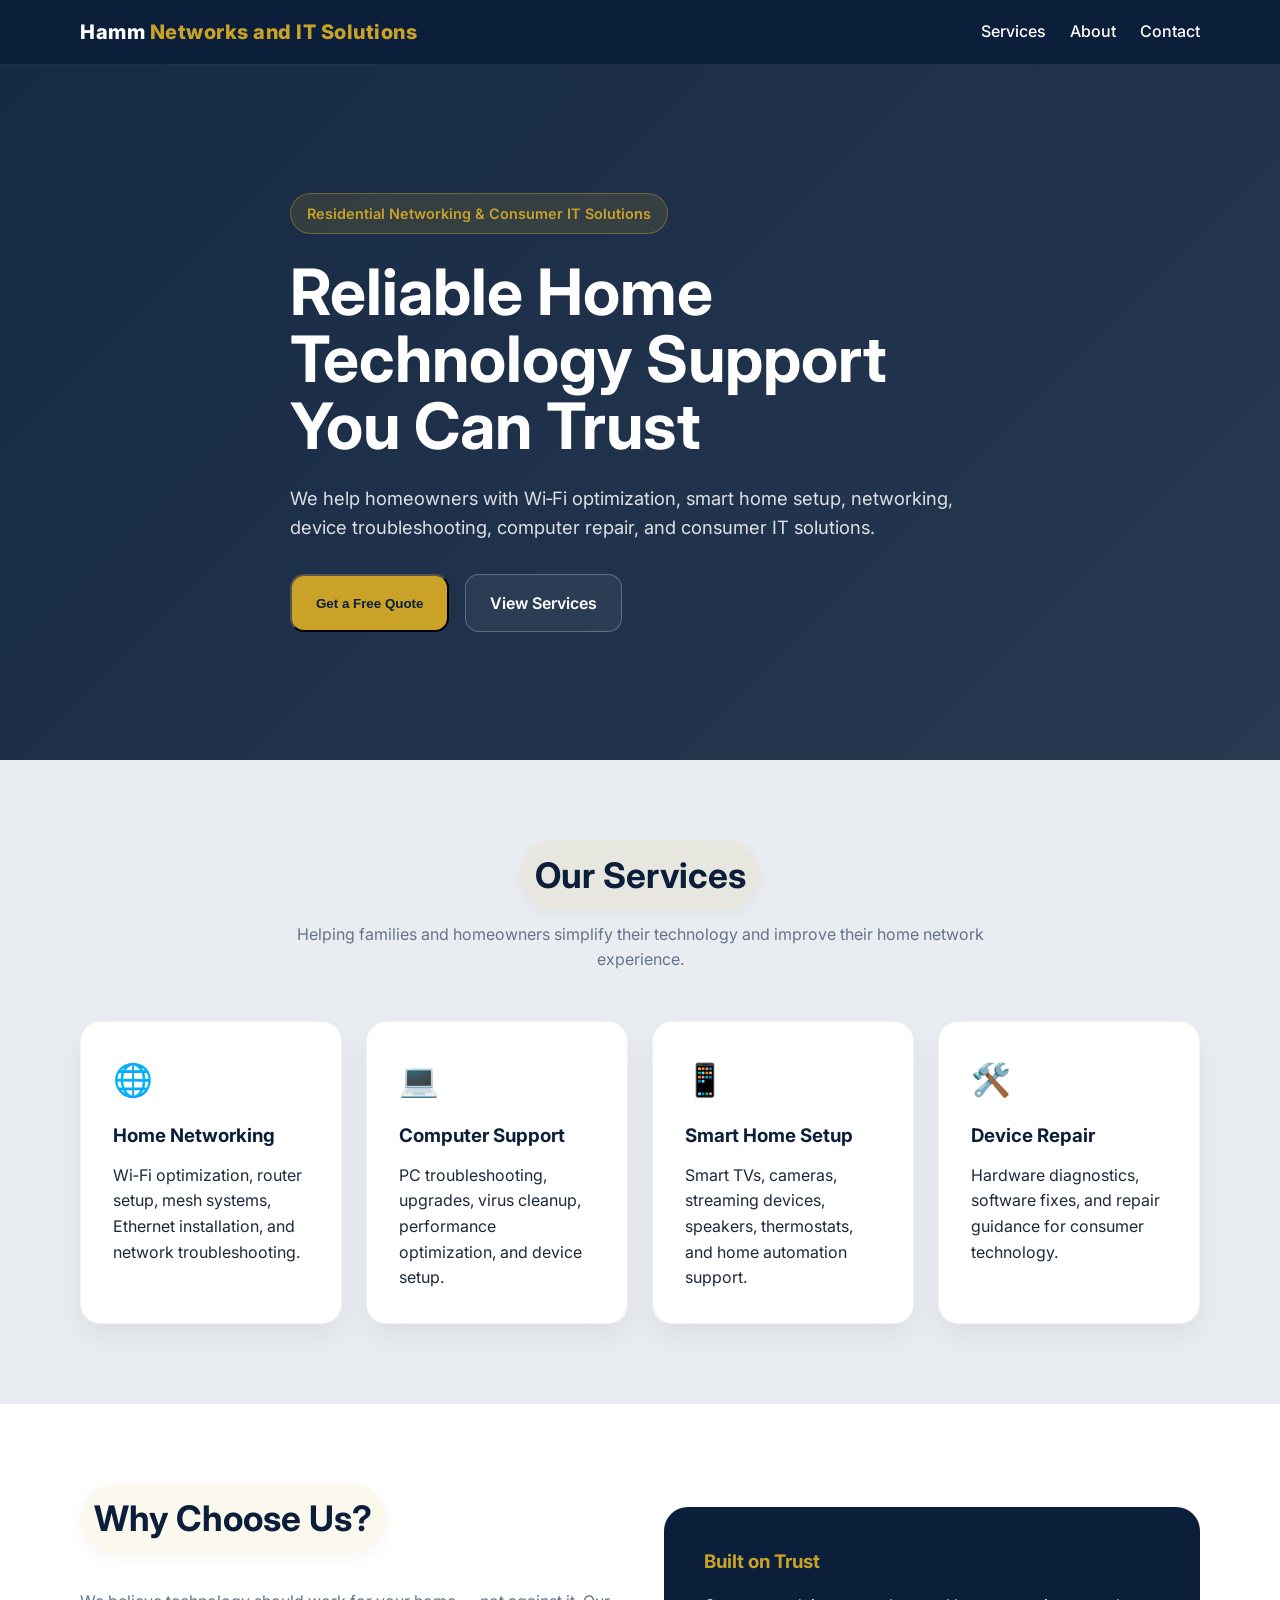
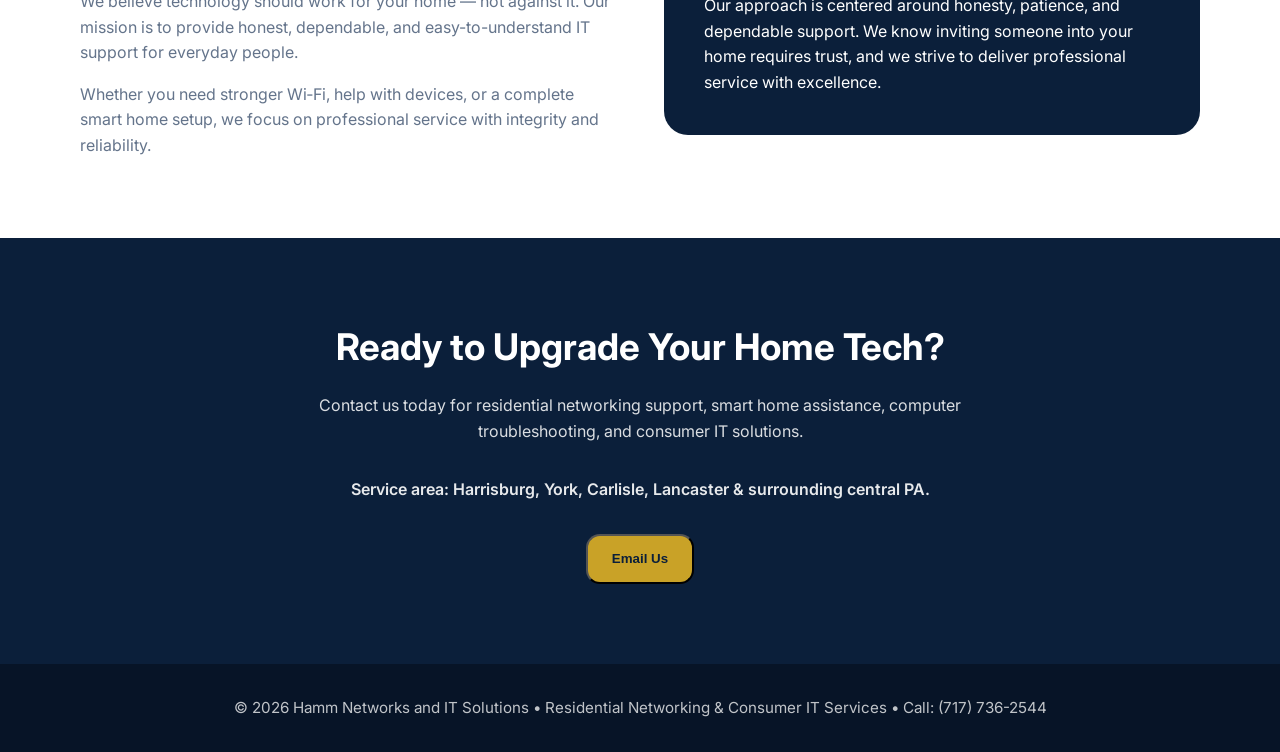
<file: Index.html>
<!DOCTYPE html>
<html lang="en">
<head>
  <meta charset="UTF-8" />
  <meta name="viewport" content="width=device-width, initial-scale=1.0" />
  <title>Hamm Networks — Residential & Small Business IT Solutions in Harrisburg, York, Carlisle & Lancaster</title>
  <meta name="description" content="Hamm Networks provides residential and small business IT solutions: Wi‑Fi optimization, smart home setup, device repair, and computer support serving Harrisburg, York, Carlisle, Lancaster and surrounding PA areas." />
  <link rel="canonical" href="https://yourdomain.com/" />
  <!-- Open Graph / Social -->
  <meta property="og:title" content="Hamm Networks — Home & Small Business IT Solutions (Harrisburg, York, Carlisle, Lancaster)" />
  <meta property="og:description" content="Reliable home networking, smart home setup, device repair, and consumer IT support for Harrisburg and nearby Pennsylvania areas." />
  <meta property="og:type" content="website" />
  <meta property="og:url" content="https://yourdomain.com/" />
  <meta property="og:image" content="https://images.unsplash.com/photo-1516321318423-f06f85e504b3?q=80&w=1920&auto=format&fit=crop" />
  <meta name="twitter:card" content="summary_large_image" />
  <meta name="twitter:title" content="Hamm Networks — IT Solutions in Harrisburg, York, Carlisle & Lancaster" />
  <meta name="twitter:description" content="Residential & small business networking, device repair, and consumer IT support in central Pennsylvania." />

  <link rel="preconnect" href="https://fonts.googleapis.com">
  <link rel="preconnect" href="https://fonts.gstatic.com" crossorigin>
  <link href="https://fonts.googleapis.com/css2?family=Inter:wght@300;400;500;600;700;800&display=swap" rel="stylesheet">

  <style>
    :root {
      --navy: #0B1F3A;
      --gold: #C9A227;
      --light: #F5F7FA;
      --text: #1E293B;
      --muted: #64748B;
      --card: #FFFFFF;
      --border: #E2E8F0;
    }

    * {
      margin: 0;
      padding: 0;
      box-sizing: border-box;
    }

    body {
      font-family: 'Inter', sans-serif;
      background: var(--light);
      color: var(--text);
      line-height: 1.6;
    }

    /* Enable smooth scrolling for in-page links */
    html {
      scroll-behavior: smooth;
    }

    a {
      text-decoration: none;
      color: inherit;
    }

    .container {
      width: min(1120px, 92%);
      margin: 0 auto;
    }

    header {
      background: var(--navy);
      color: white;
      position: sticky;
      top: 0;
      z-index: 1000;
      border-bottom: 1px solid rgba(255,255,255,0.08);
    }

    nav {
      display: flex;
      justify-content: space-between;
      align-items: center;
      padding: 1rem 0;
    }

    .logo {
      font-size: 1.25rem;
      font-weight: 800;
      letter-spacing: 0.5px;
    }

    .logo span {
      color: var(--gold);
    }

    .nav-links {
      display: flex;
      gap: 1.5rem;
      font-weight: 500;
    }

    .nav-links a:hover {
      color: var(--gold);
      transition: 0.2s ease;
    }

    .hero {
      background: linear-gradient(135deg, rgba(11,31,58,0.95), rgba(11,31,58,0.88)),
      url('https://images.unsplash.com/photo-1516321318423-f06f85e504b3?q=80&w=1920&auto=format&fit=crop') center/cover;
      color: white;
      padding: 8rem 0;
    }

    .hero-content {
      max-width: 700px;
    }

    .badge {
      display: inline-block;
      background: rgba(201,162,39,0.15);
      color: var(--gold);
      border: 1px solid rgba(201,162,39,0.4);
      padding: 0.5rem 1rem;
      border-radius: 999px;
      font-size: 0.9rem;
      margin-bottom: 1.5rem;
      font-weight: 600;
    }

    .hero h1 {
      font-size: clamp(2.5rem, 5vw, 4.5rem);
      line-height: 1.05;
      margin-bottom: 1.5rem;
    }

    .hero p {
      font-size: 1.15rem;
      color: rgba(255,255,255,0.85);
      margin-bottom: 2rem;
    }

    .hero-buttons {
      display: flex;
      flex-wrap: wrap;
      gap: 1rem;
    }

    .btn {
      display: inline-block;
      padding: 0.95rem 1.5rem;
      border-radius: 14px;
      font-weight: 600;
      transition: 0.25s ease;
    }

    .btn-primary {
      background: var(--gold);
      color: var(--navy);
    }

    .btn-primary:hover {
      transform: translateY(-2px);
    }

    .btn-secondary {
      border: 1px solid rgba(255,255,255,0.25);
      color: white;
      background: rgba(255,255,255,0.05);
    }

    .btn-secondary:hover {
      background: rgba(255,255,255,0.1);
    }

    section {
      padding: 5rem 0;
    }

    .section-title {
      text-align: center;
      margin-bottom: 3rem;
    }

    .section-title h2 {
      display: inline-block;
      font-size: 2.2rem;
      margin-bottom: 0.75rem;
      color: var(--navy);
      background: rgba(201,162,39,0.08); /* pale gold pill to contrast with white cards */
      padding: 0.4rem 0.9rem;
      border-radius: 999px;
      box-shadow: 0 6px 18px rgba(2,6,23,0.04);
    }

    .section-title p {
      color: var(--muted);
      max-width: 700px;
      margin: 0 auto;
    }

    .services-grid {
      display: grid;
      grid-template-columns: repeat(auto-fit, minmax(250px, 1fr));
      gap: 1.5rem;
    }

    /* Make the services section subtly contrast so white cards stand out */
    #services {
      /* fallback */
      background-color: #f6f9fc;
      background: linear-gradient(180deg, rgba(11,31,58,0.05), rgba(11,31,58,0.05));
    }

    .card {
      background: var(--card);
      border: 1px solid rgba(11,31,58,0.06);
      border-radius: 20px;
      padding: 2rem;
      box-shadow: 0 14px 30px rgba(2,6,23,0.06);
      transition: transform 0.25s ease, box-shadow 0.25s ease;
      cursor: pointer;
    }

    .card:hover {
      transform: translateY(-6px);
    }

    .card-icon {
      font-size: 2rem;
      margin-bottom: 1rem;
    }

    .card h3 {
      margin-bottom: 0.75rem;
      color: var(--navy);
    }

    .about {
      background: white;
    }

    .about-grid {
      display: grid;
      grid-template-columns: repeat(auto-fit, minmax(320px, 1fr));
      gap: 3rem;
      align-items: center;
    }

    .about-box {
      background: var(--navy);
      color: white;
      border-radius: 24px;
      padding: 2.5rem;
    }

    .about-box h3 {
      margin-bottom: 1rem;
      color: var(--gold);
    }

    .contact {
      background: var(--navy);
      color: white;
      text-align: center;
    }

    .contact h2 {
      font-size: 2.3rem;
      margin-bottom: 1rem;
    }

    .contact p {
      max-width: 700px;
      margin: 0 auto 2rem;
      color: rgba(255,255,255,0.85);
    }

    .contact-buttons {
      display: flex;
      justify-content: center;
      flex-wrap: wrap;
      gap: 1rem;
    }

    footer {
      background: #071427;
      color: rgba(255,255,255,0.75);
      text-align: center;
      padding: 2rem 0;
      font-size: 0.95rem;
    }

    /* Modal / Popup styles */
    .modal {
      position: fixed;
      inset: 0;
      display: flex;
      align-items: center;
      justify-content: center;
      background: rgba(2,6,23,0.5);
      opacity: 0;
      pointer-events: none;
      transition: opacity 0.18s ease;
    }

    .modal.active {
      opacity: 1;
      pointer-events: auto;
    }

    .modal-content {
      background: var(--card);
      color: var(--text);
      max-width: 720px;
      width: calc(100% - 2rem);
      border-radius: 12px;
      padding: 1.5rem 1.75rem;
      box-shadow: 0 20px 40px rgba(2,6,23,0.35);
      position: relative;
    }

    .modal-close {
      position: absolute;
      top: 0.5rem;
      right: 0.5rem;
      background: transparent;
      border: none;
      font-size: 1.25rem;
      cursor: pointer;
      color: var(--muted);
      padding: 0.5rem;
      line-height: 1;
    }

    .modal h3 { margin-top: 0; color: var(--navy); }


    @media (max-width: 768px) {
      .nav-links {
        display: none;
      }

      .hero {
        padding: 6rem 0;
      }

      .hero-buttons {
        flex-direction: column;
        align-items: stretch;
      }

      .btn {
        text-align: center;
      }
    }
  </style>
  <!-- LocalBusiness structured data (replace url and sameAs as needed) -->
  <script type="application/ld+json">
  {
    "@context": "https://schema.org",
    "@type": "LocalBusiness",
    "name": "Hamm Networks and IT Solutions",
    "description": "Residential and small business IT solutions: Wi-Fi optimization, smart home setup, device repair, and consumer IT support.",
    "telephone": "+1-717-555-1234",
    "url": "https://yourdomain.com/",
    "areaServed": [
      { "@type": "City", "name": "Harrisburg" },
      { "@type": "City", "name": "York" },
      { "@type": "City", "name": "Carlisle" },
      { "@type": "City", "name": "Lancaster" }
    ],
    "keywords": "home networking, Wi-Fi optimization, smart home setup, device repair, computer support, Harrisburg, York, Carlisle, Lancaster"
  }
  </script>
</head>
<body>

  <header>
    <div class="container">
      <nav>
        <div class="logo">Hamm <span>Networks and IT Solutions</span></div>

        <div class="nav-links">
          <a href="#services">Services</a>
          <a href="#about">About</a>
          <a href="#contact">Contact</a>
        </div>
      </nav>
    </div>
  </header>

  <section class="hero">
    <div class="container hero-content">
      <div class="badge">Residential Networking & Consumer IT Solutions</div>

      <h1>Reliable Home Technology Support You Can Trust</h1>

      <p>
        We help homeowners with Wi‑Fi optimization, smart home setup, networking,
        device troubleshooting, computer repair, and consumer IT solutions.
      </p>

      <div class="hero-buttons">
        <button class="btn btn-primary" data-modal="modal-contact">Get a Free Quote</button>
        <a href="#services" class="btn btn-secondary">View Services</a>
      </div>
    </div>
  </section>

  <section id="services">
    <div class="container">
      <div class="section-title">
        <h2>Our Services</h2>
        <p>
          Helping families and homeowners simplify their technology and improve their home network experience.
        </p>
      </div>

      <div class="services-grid">
        <div class="card" data-modal="modal-networking" tabindex="0" role="button" aria-controls="modal-networking">
          <div class="card-icon">🌐</div>
          <h3>Home Networking</h3>
          <p>
            Wi‑Fi optimization, router setup, mesh systems, Ethernet installation, and network troubleshooting.
          </p>
        </div>

        <div class="card" data-modal="modal-computer" tabindex="0" role="button" aria-controls="modal-computer">
          <div class="card-icon">💻</div>
          <h3>Computer Support</h3>
          <p>
            PC troubleshooting, upgrades, virus cleanup, performance optimization, and device setup.
          </p>
        </div>

        <div class="card" data-modal="modal-smart" tabindex="0" role="button" aria-controls="modal-smart">
          <div class="card-icon">📱</div>
          <h3>Smart Home Setup</h3>
          <p>
            Smart TVs, cameras, streaming devices, speakers, thermostats, and home automation support.
          </p>
        </div>

        <div class="card" data-modal="modal-repair" tabindex="0" role="button" aria-controls="modal-repair">
          <div class="card-icon">🛠️</div>
          <h3>Device Repair</h3>
          <p>
            Hardware diagnostics, software fixes, and repair guidance for consumer technology.
          </p>
        </div>
      </div>
    </div>
  </section>

  <section id="about" class="about">
    <div class="container">
      <div class="about-grid">
        <div>
          <div class="section-title" style="text-align:left; margin-bottom:1.5rem;">
            <h2>Why Choose Us?</h2>
          </div>

          <p style="margin-bottom:1rem; color:var(--muted);">
            We believe technology should work for your home — not against it.
            Our mission is to provide honest, dependable, and easy-to-understand IT support for everyday people.
          </p>

          <p style="color:var(--muted);">
            Whether you need stronger Wi‑Fi, help with devices, or a complete smart home setup,
            we focus on professional service with integrity and reliability.
          </p>
        </div>

        <div class="about-box">
          <h3>Built on Trust</h3>

          <p>
            Our approach is centered around honesty, patience, and dependable support.
            We know inviting someone into your home requires trust, and we strive to deliver professional service with excellence.
          </p>
        </div>
      </div>
    </div>
  </section>

  <section id="contact" class="contact">
    <div class="container">
      <h2>Ready to Upgrade Your Home Tech?</h2>

      <p>
        Contact us today for residential networking support, smart home assistance,
        computer troubleshooting, and consumer IT solutions.
      </p>

  <p style="margin-top:0.75rem; color:rgba(255,255,255,0.9); font-weight:600;">Service area: Harrisburg, York, Carlisle, Lancaster & surrounding central PA.</p>

      <div class="contact-buttons">
  <button class="btn btn-primary" data-modal="modal-contact">Email Us</button>
      </div>
    </div>
  </section>

  <!-- Modals for services -->
  <div id="modal-networking" class="modal" role="dialog" aria-modal="true" aria-hidden="true">
    <div class="modal-content">
      <button class="modal-close" aria-label="Close">✕</button>
      <h3>Home Networking — What we do</h3>
      <p>We audit your current setup, optimize Wi‑Fi coverage using channel planning and placement, recommend and install mesh or business-grade systems, run Ethernet where needed, and secure your network with guest segmentation and password policies.</p>
      <p><strong>Typical visit:</strong> Network survey, router/mesh setup, speed testing, and brief user training.</p>
    </div>
  </div>

  <div id="modal-computer" class="modal" role="dialog" aria-modal="true" aria-hidden="true">
    <div class="modal-content">
      <button class="modal-close" aria-label="Close">✕</button>
      <h3>Computer Support — What we do</h3>
      <p>We diagnose software and hardware issues, remove malware, perform performance tuning, recommend and install upgrades, back up important data, and configure systems for better reliability and speed.</p>
      <p><strong>Typical visit:</strong> Full diagnostic, cleanup, and actionable recommendations.</p>
    </div>
  </div>

  <div id="modal-smart" class="modal" role="dialog" aria-modal="true" aria-hidden="true">
    <div class="modal-content">
      <button class="modal-close" aria-label="Close">✕</button>
      <h3>Smart Home Setup — What we do</h3>
      <p>We connect and configure smart devices (TVs, cameras, speakers, thermostats), integrate automations, ensure secure device onboarding, and help you choose compatible ecosystems for long-term reliability.</p>
      <p><strong>Typical visit:</strong> Device integration, testing, and user walkthrough of automations.</p>
    </div>
  </div>

  <div id="modal-repair" class="modal" role="dialog" aria-modal="true" aria-hidden="true">
    <div class="modal-content">
      <button class="modal-close" aria-label="Close">✕</button>
      <h3>Device Repair — What we do</h3>
      <p>We perform hardware diagnostics, replace or repair components where feasible, reimage devices, and provide guidance on economical replacement versus repair options.</p>
      <p><strong>Typical visit:</strong> Diagnostic and repair estimate; minor repairs performed on-site when possible.</p>
    </div>
  </div>

  <!-- Contact modal -->
  <div id="modal-contact" class="modal" role="dialog" aria-modal="true" aria-hidden="true">
    <div class="modal-content">
      <button class="modal-close" aria-label="Close">✕</button>
      <h3>Contact Us</h3>
      <form id="contact-form" action="/api/contact" method="post">
        <!-- Anti-spam honeypot (hidden) -->
        <input type="text" name="botcheck" id="botcheck" style="display:none" />

        <div style="margin-bottom:0.75rem;">
          <label for="name">Name</label><br>
          <input id="name" name="name" type="text" required style="width:100%; padding:0.5rem; margin-top:0.25rem;" />
        </div>

        <div style="margin-bottom:0.75rem;">
          <label for="email">Email</label><br>
          <input id="email" name="email" type="email" required style="width:100%; padding:0.5rem; margin-top:0.25rem;" />
        </div>

        <div style="margin-bottom:0.75rem;">
          <label for="phone">Phone</label><br>
          <input id="phone" name="phone" type="tel" placeholder="(123) 456-7890" style="width:100%; padding:0.5rem; margin-top:0.25rem;" />
        </div>

        <div style="margin-bottom:0.75rem;">
          <label for="message">Message</label><br>
          <textarea id="message" name="message" rows="5" required style="width:100%; padding:0.5rem; margin-top:0.25rem;"></textarea>
        </div>

        <div style="display:flex; gap:0.5rem; justify-content:flex-end;">
          <button type="submit" class="btn btn-primary">Send</button>
        </div>
        <div id="contact-feedback" style="margin-top:0.75rem; color:var(--muted); display:none;" role="status" aria-live="polite"></div>
      </form>
    </div>
  </div>

  <footer>
    <div class="container">
  © 2026 Hamm Networks and IT Solutions • Residential Networking & Consumer IT Services • Call: <a href="tel:+17177362544">(717) 736-2544</a>
    </div>
  </footer>

</body>
<script>
  // Ensure anchored sections are not hidden under the sticky header.
  (function() {
    const header = document.querySelector('header');
    function updateScrollPadding() {
      const h = header ? header.offsetHeight : 0;
      document.documentElement.style.scrollPaddingTop = h + 'px';
    }

    // Initial set and on resize (header height can change on small screens)
    updateScrollPadding();
    window.addEventListener('resize', updateScrollPadding);

    // For consistent behavior across browsers, intercept same-page anchor clicks
    // and perform a smooth scroll that accounts for the header height.
    document.querySelectorAll('a[href^="#"]').forEach(a => {
      a.addEventListener('click', function(e) {
        const targetId = this.getAttribute('href').slice(1);
        if (!targetId) return; // allow top-of-page anchors
        const target = document.getElementById(targetId);
        if (!target) return;
        e.preventDefault();
        const offset = target.getBoundingClientRect().top + window.pageYOffset - (header ? header.offsetHeight : 0);
        window.scrollTo({ top: offset, behavior: 'smooth' });
        // update URL without jumping
        history.pushState(null, '', '#' + targetId);
      });
    });

    // Modal handling
    const modals = document.querySelectorAll('.modal');
    const triggers = document.querySelectorAll('[data-modal]');
    let lastActiveElement = null;

    function openModal(id, trigger) {
      const modal = document.getElementById(id);
      if (!modal) return;
      lastActiveElement = trigger || document.activeElement;
      modal.classList.add('active');
      modal.setAttribute('aria-hidden', 'false');
      const close = modal.querySelector('.modal-close');
      // move focus into modal
      if (close) close.focus();
      // prevent background scroll
      document.body.style.overflow = 'hidden';
    }

    function closeModal(modal) {
      if (!modal) return;
      modal.classList.remove('active');
      modal.setAttribute('aria-hidden', 'true');
      document.body.style.overflow = '';
      if (lastActiveElement) lastActiveElement.focus();
    }

    triggers.forEach(t => {
      const id = t.getAttribute('data-modal');
      t.addEventListener('click', () => openModal(id, t));
      t.addEventListener('keydown', (e) => {
        if (e.key === 'Enter' || e.key === ' ') {
          e.preventDefault();
          openModal(id, t);
        }
      });
    });

    modals.forEach(m => {
      m.addEventListener('click', (e) => {
        if (e.target === m) closeModal(m);
      });
      const close = m.querySelector('.modal-close');
      if (close) close.addEventListener('click', () => closeModal(m));
    });

    document.addEventListener('keydown', (e) => {
      if (e.key === 'Escape') {
        document.querySelectorAll('.modal.active').forEach(m => closeModal(m));
      }
    });

    // Contact form submission
    const contactForm = document.getElementById('contact-form');
    if (contactForm) {
      contactForm.addEventListener('submit', async (e) => {
        e.preventDefault();
        const feedback = document.getElementById('contact-feedback');
        feedback.style.display = 'none';

        // Basic honeypot check
        const botcheck = contactForm.querySelector('#botcheck');
        if (botcheck && botcheck.value) {
          // treat as spam silently
          return;
        }

        const payload = {
          name: contactForm.name.value.trim(),
          email: contactForm.email.value.trim(),
          phone: contactForm.phone ? contactForm.phone.value.trim() : '',
          message: contactForm.message.value.trim()
        };

        if (!payload.name || !payload.email || !payload.message) {
          feedback.textContent = 'Please complete all required fields.';
          feedback.style.display = '';
          return;
        }

        try {
          const res = await fetch(contactForm.action || '/api/contact', {
            method: 'POST',
            headers: { 'Content-Type': 'application/json' },
            body: JSON.stringify(payload)
          });
          const json = await res.json();
          if (json && json.success) {
            // show thank-you modal (reusing earlier helper from the GitHub Pages form)
            showThankYouModal();
            contactForm.reset();
            // close the modal dialog after a short delay
            setTimeout(() => {
              const modal = document.getElementById('modal-contact');
              if (modal) closeModal(modal);
            }, 1200);
          } else {
            feedback.textContent = (json && json.message) ? json.message : 'Error sending message.';
            feedback.style.display = '';
          }
        } catch (err) {
          feedback.textContent = 'Network error, please try again later.';
          feedback.style.color = 'red';
          feedback.style.display = '';
        }
      });
    }

    // Thank-you modal helpers (used by contact form submit handler)
    function showThankYouModal() {
      // Create modal overlay
      const modalOverlay = document.createElement('div');
      modalOverlay.className = 'modal-overlay';
      modalOverlay.style.cssText = `
        position: fixed;
        top: 0;
        left: 0;
        width: 100%;
        height: 100%;
        background-color: rgba(0, 0, 0, 0.5);
        display: flex;
        justify-content: center;
        align-items: center;
        z-index: 9999;
        font-family: inherit;
      `;

      // Create modal content
      const modalContent = document.createElement('div');
      modalContent.className = 'modal-content';
      modalContent.style.cssText = `
        background: white;
        padding: 2rem;
        border-radius: 1rem;
        text-align: center;
        max-width: 420px;
        width: 90%;
        box-shadow: 0 1rem 3rem rgba(0, 0, 0, 0.175);
      `;

      modalContent.innerHTML = `
        <div class="success-icon" style="font-size: 3.5rem; color: #28a745; margin-bottom: 1rem;">
          <svg xmlns="http://www.w3.org/2000/svg" width="48" height="48" fill="currentColor" class="bi bi-check-circle-fill" viewBox="0 0 16 16">
            <path d="M16 8A8 8 0 1 1 0 8a8 8 0 0 1 16 0zM6.97 11.03a.75.75 0 0 0 1.07.02L11.03 8.1a.75.75 0 1 0-1.06-1.06L7.5 9.44 6.03 7.97a.75.75 0 1 0-1.06 1.06l1.99 2z"/>
          </svg>
        </div>
        <h2>Thank You!</h2>
        <p class="text-muted" style="color:#6c757d;">Your message has been sent successfully. We'll get back to you soon!</p>
        <div class="countdown" style="font-size: 0.9rem; color: #6c757d; margin-top: 1rem;">This message will close in <span id="thank-countdown">4</span> seconds...</div>
        <button class="btn btn-primary mt-3" id="thank-close">Close</button>
      `;

      modalOverlay.appendChild(modalContent);
      document.body.appendChild(modalOverlay);

      // Countdown timer
      let countdown = 4;
      const countdownElement = modalContent.querySelector('#thank-countdown');

      const timer = setInterval(() => {
        countdown--;
        countdownElement.textContent = countdown;
        if (countdown <= 0) {
          clearInterval(timer);
          closeModalOverlay();
        }
      }, 1000);

      // Close handler
      function closeModalOverlay() {
        clearInterval(timer);
        if (modalOverlay && modalOverlay.parentNode) modalOverlay.parentNode.removeChild(modalOverlay);
      }

      modalContent.querySelector('#thank-close').addEventListener('click', closeModalOverlay);
    }
  })();
</script>
</html>
</file>
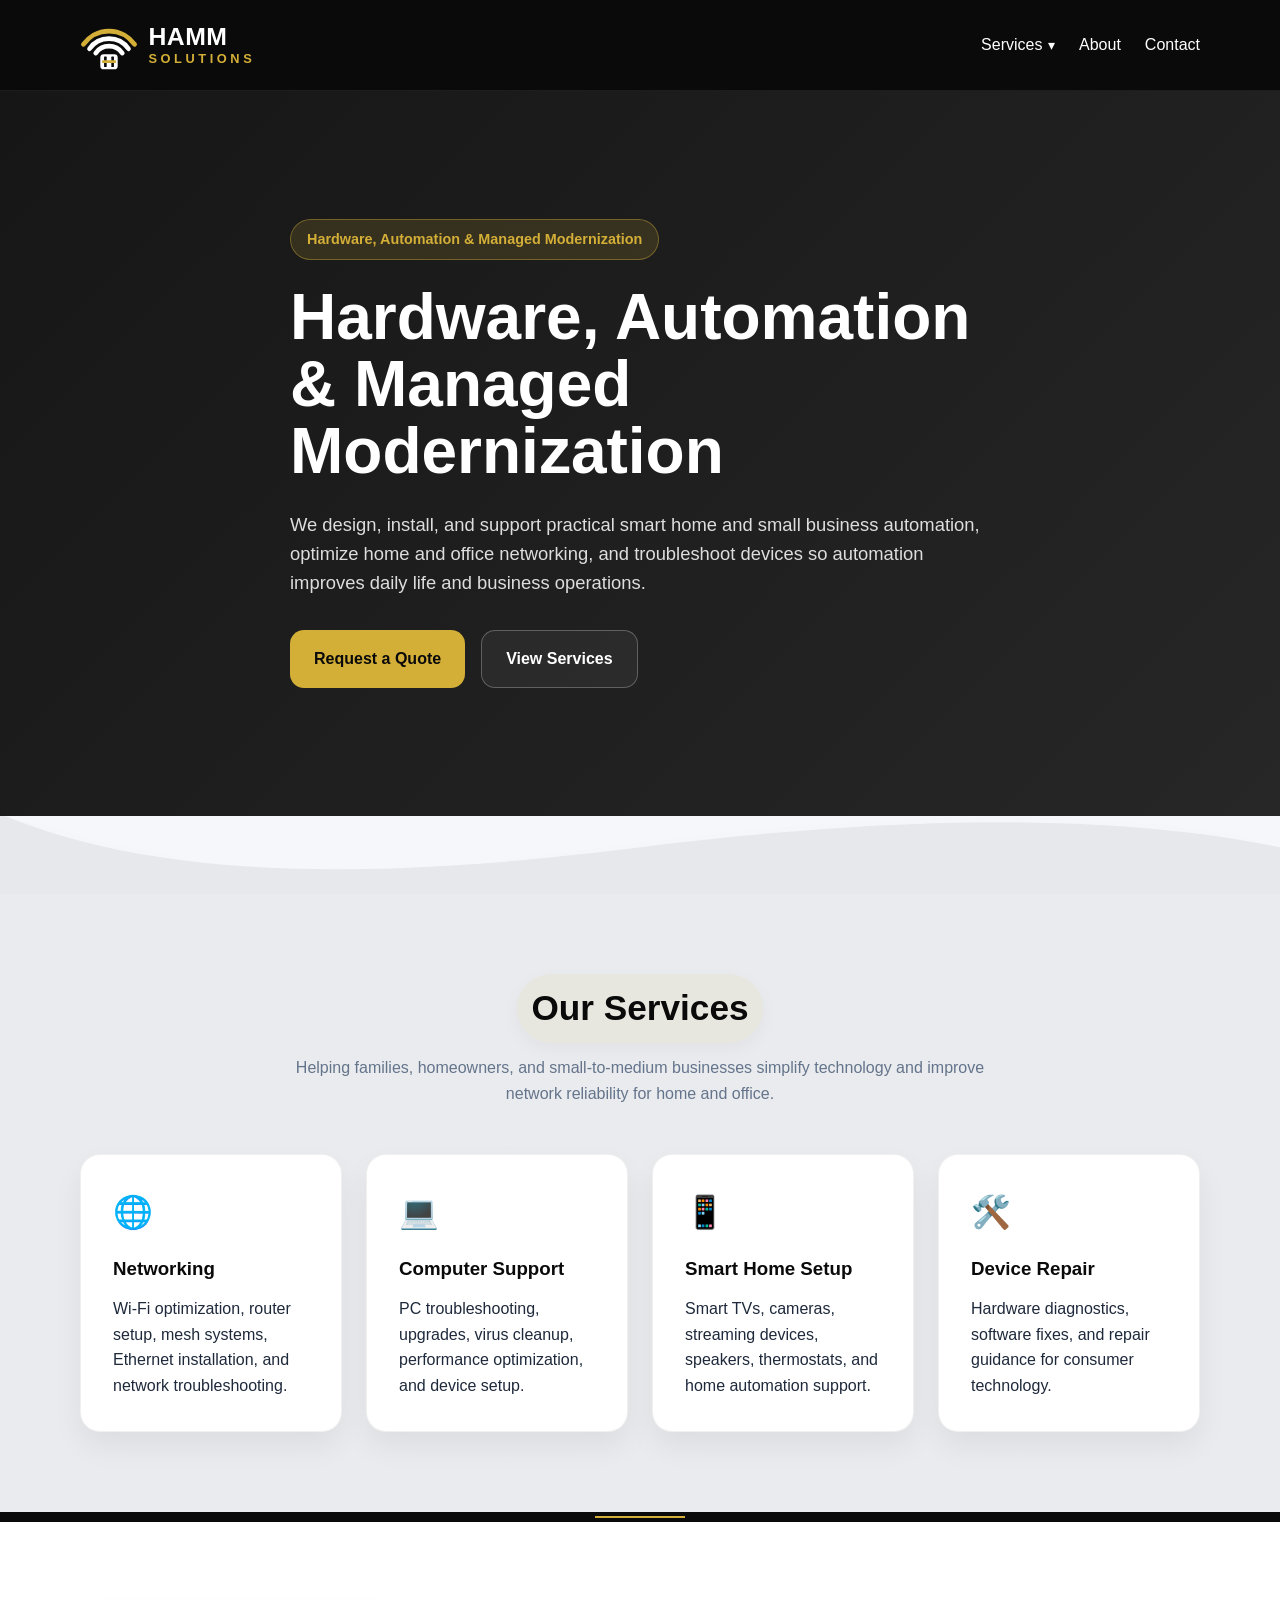
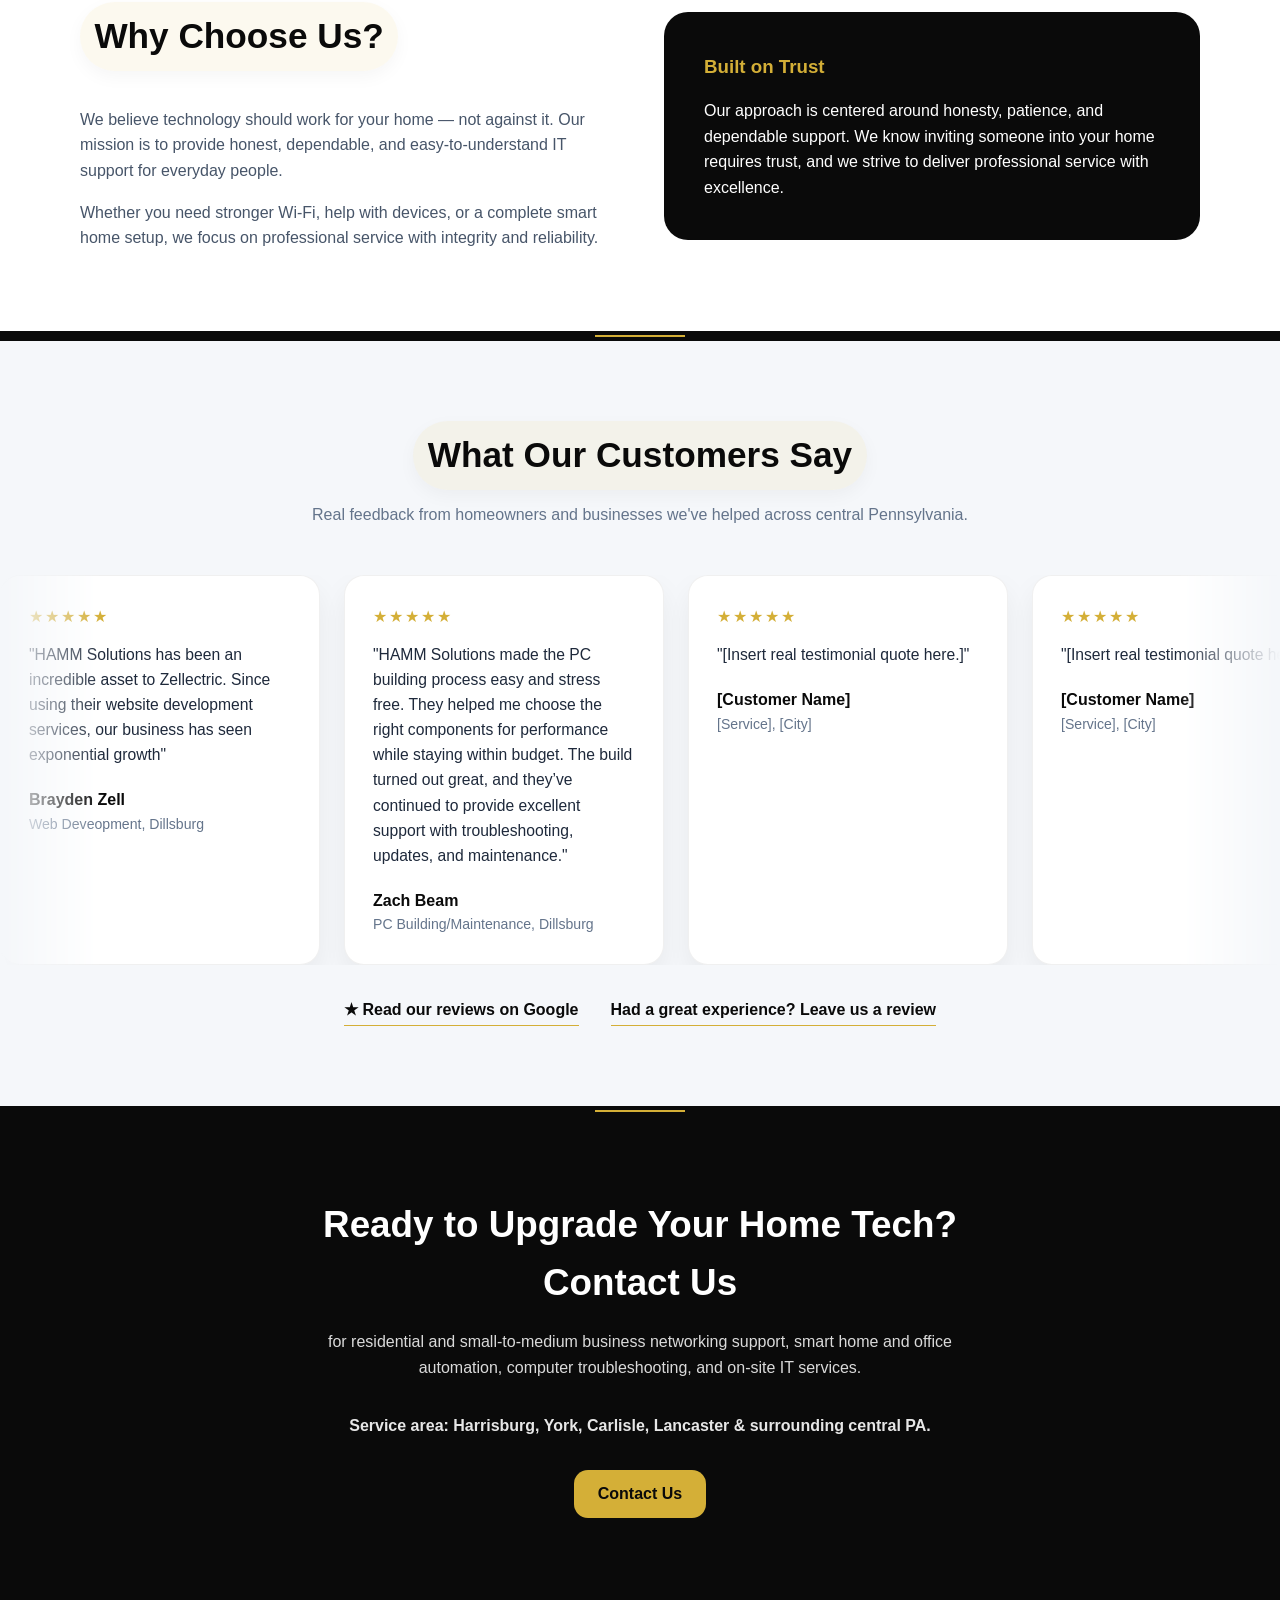
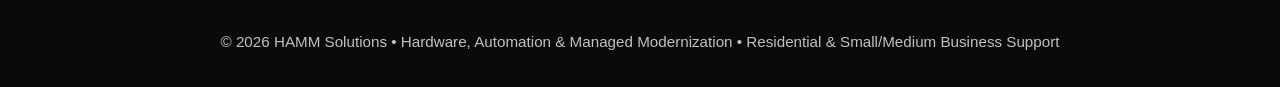
<file: index.html>
<!DOCTYPE html>
<html lang="en">
<head>
  <meta charset="UTF-8" />
  <meta name="viewport" content="width=device-width, initial-scale=1.0" />
  <title>HAMM Solutions — Hardware, Automation &amp; Managed Modernization</title>
  <meta name="description" content="Smart home & business automation, Wi-Fi networking, computer support, and device repair. Serving central Pennsylvania." />
  <link rel="canonical" href="https://hammsolutions.com/" />
  <meta name="robots" content="index, follow" />
  <meta http-equiv="Content-Security-Policy" content="default-src 'self' https://fonts.googleapis.com https://fonts.gstatic.com https://images.unsplash.com; script-src 'self' 'unsafe-inline'; style-src 'self' 'unsafe-inline' https://fonts.googleapis.com; connect-src 'self' https://contact-form-hammsolutions.jdhamm17.workers.dev; img-src 'self' data: https://images.unsplash.com; font-src 'self' https://fonts.gstatic.com; object-src 'none'; base-uri 'self'; form-action 'self'; frame-ancestors 'none'; upgrade-insecure-requests;" />
  <meta name="referrer" content="strict-origin-when-cross-origin" />
  <meta http-equiv="Permissions-Policy" content="geolocation=(), microphone=(), camera=(), payment=()" />
  <meta name="theme-color" content="#0A0A0A" />
  <meta name="format-detection" content="telephone=no,email=no,address=no" />
  <link rel="alternate" href="https://hammsolutions.com/" hreflang="en" />
  <link rel="sitemap" type="application/xml" title="Sitemap" href="sitemap.xml" />
  <!-- Open Graph / Social -->
  <meta property="og:site_name" content="HAMM Solutions" />
  <meta property="og:locale" content="en_US" />
  <meta property="og:title" content="HAMM Solutions — Hardware, Automation &amp; Managed Modernization" />
  <meta property="og:description" content="Home automation and small-to-medium business support: networking, smart home & office automation, and device services across central Pennsylvania." />
  <meta property="og:type" content="website" />
  <meta property="og:url" content="https://hammsolutions.com/" />
  <meta property="og:image" content="https://images.unsplash.com/photo-1516321318423-f06f85e504b3?q=80&w=1920&auto=format&fit=crop" />
  <meta property="og:image:alt" content="HAMM Solutions smart home and business automation" />
  <meta name="twitter:card" content="summary_large_image" />
  <meta name="twitter:title" content="HAMM Solutions — Hardware, Automation &amp; Managed Modernization" />
  <meta name="twitter:description" content="Home automation and small-to-medium business support: networking, smart automation, and device services in central Pennsylvania." />
  <meta name="twitter:image" content="https://images.unsplash.com/photo-1516321318423-f06f85e504b3?q=80&w=1920&auto=format&fit=crop" />
  <meta name="twitter:image:alt" content="Home automation setup and business IT support" />

  <link rel="preconnect" href="https://fonts.googleapis.com">
  <link rel="preconnect" href="https://fonts.gstatic.com" crossorigin>
  <link href="https://fonts.googleapis.com/css2?family=Inter:wght@400;500;600;700;800&display=swap" rel="stylesheet">
  <link rel="preload" as="image" href="https://images.unsplash.com/photo-1516321318423-f06f85e504b3?q=80&w=1920&auto=format&fit=crop" />
  <link rel="icon" href="images/favicon.ico" sizes="any">
  <link rel="icon" href="images/favicon.svg" type="image/svg+xml">
  <link rel="apple-touch-icon" href="images/favicon-180.png">
  <link rel="stylesheet" href="theme.css">

  <style>
    header {
      background: var(--navy);
      color: white;
      position: sticky;
      top: 0;
      z-index: 1000;
      border-bottom: 1px solid rgba(255,255,255,0.08);
    }

    nav {
      display: flex;
      justify-content: space-between;
      align-items: center;
      padding: 1rem 0;
    }

    .nav-links {
      display: flex;
      gap: 1.5rem;
      font-weight: 500;
      align-items: center;
    }

    .hero {
      background: linear-gradient(135deg, rgba(10,10,10,0.95), rgba(10,10,10,0.88)),
      url('https://images.unsplash.com/photo-1516321318423-f06f85e504b3?q=80&w=1920&auto=format&fit=crop') center/cover;
      color: white;
      padding: 8rem 0;
    }

    .hero-content {
      max-width: 700px;
    }

    .badge {
      display: inline-block;
      background: rgba(212,175,55,0.15);
      color: var(--gold);
      border: 1px solid rgba(212,175,55,0.4);
      padding: 0.5rem 1rem;
      border-radius: 999px;
      font-size: 0.9rem;
      margin-bottom: 1.5rem;
      font-weight: 600;
    }

    .hero h1 {
      font-size: clamp(2.5rem, 5vw, 4.5rem);
      line-height: 1.05;
      margin-bottom: 1.5rem;
    }

    .hero p {
      font-size: 1.15rem;
      color: rgba(255,255,255,0.85);
      margin-bottom: 2rem;
    }

    .hero-buttons {
      display: flex;
      flex-wrap: wrap;
      gap: 1rem;
    }

    .btn-secondary {
      border: 1px solid rgba(255,255,255,0.25);
      color: white;
      background: rgba(255,255,255,0.05);
    }

    .btn-secondary:hover {
      background: rgba(255,255,255,0.1);
    }

    section {
      padding: 5rem 0;
    }

    .section-title {
      text-align: center;
      margin-bottom: 3rem;
    }

    .section-title h2 {
      display: inline-block;
      font-size: 2.2rem;
      margin-bottom: 0.75rem;
      color: var(--navy);
      background: rgba(212,175,55,0.08);
      padding: 0.4rem 0.9rem;
      border-radius: 999px;
      box-shadow: 0 6px 18px rgba(2,6,23,0.04);
    }

    .section-title p {
      color: var(--muted);
      max-width: 700px;
      margin: 0 auto;
    }

    .services-grid {
      display: grid;
      grid-template-columns: repeat(auto-fit, minmax(250px, 1fr));
      gap: 1.5rem;
    }

    #services {
      background-color: var(--light);
      background: linear-gradient(180deg, rgba(10,10,10,0.05), rgba(10,10,10,0.05));
      position: relative;
      overflow: visible;
    }

    .section-divider {
      line-height: 0;
      margin-top: -2px;
      position: relative;
      z-index: 1;
      pointer-events: none;
    }

    .section-divider svg {
      display: block;
      width: 100%;
      height: 80px;
      filter: drop-shadow(0 -8px 18px rgba(10,10,10,0.06));
    }

    .card {
      position: relative;
      background: var(--card);
      border: 1px solid rgba(10,10,10,0.06);
      border-radius: 20px;
      padding: 2rem;
      box-shadow: 0 14px 30px rgba(2,6,23,0.06);
      transition: transform 0.25s ease, box-shadow 0.25s ease;
      cursor: pointer;
    }

    .card:hover {
      transform: translateY(-6px);
    }

    .card .microcopy {
      position: absolute;
      right: 1rem;
      bottom: 1rem;
      background: rgba(10,10,10,0.06);
      color: var(--navy);
      padding: 0.35rem 0.6rem;
      border-radius: 999px;
      font-size: 0.85rem;
      opacity: 0;
      transform: translateY(6px);
      transition: opacity 0.18s ease, transform 0.18s ease;
      pointer-events: none;
    }

    .card:hover .microcopy,
    .card:focus-visible .microcopy {
      opacity: 1;
      transform: translateY(0);
    }

    .card-icon {
      font-size: 2rem;
      margin-bottom: 1rem;
    }

    .card h3 {
      margin-bottom: 0.75rem;
      color: var(--navy);
    }

    .about {
      background: white;
    }

    .about-grid {
      display: grid;
      grid-template-columns: repeat(auto-fit, minmax(320px, 1fr));
      gap: 3rem;
      align-items: center;
    }

    .about-box {
      background: var(--navy);
      color: white;
      border-radius: 24px;
      padding: 2.5rem;
    }

    .about-box h3 {
      margin-bottom: 1rem;
      color: var(--gold);
    }

    .testimonials {
      background: var(--light);
    }

    .section-band {
      height: 10px;
      background: var(--navy);
      position: relative;
    }

    .section-band::after {
      content: "";
      position: absolute;
      left: 50%;
      top: 50%;
      transform: translate(-50%, -50%);
      width: 90px;
      height: 2px;
      background: var(--gold);
    }

    .testimonial-marquee {
      overflow: hidden;
      -webkit-mask-image: linear-gradient(90deg, transparent, #000 8%, #000 92%, transparent);
      mask-image: linear-gradient(90deg, transparent, #000 8%, #000 92%, transparent);
    }

    .testimonial-track {
      display: flex;
      width: max-content;
      animation: testimonial-scroll 84s linear infinite;
    }

    .testimonial-marquee:hover .testimonial-track {
      animation-play-state: paused;
    }

    @keyframes testimonial-scroll {
      from { transform: translateX(-50%); }
      to { transform: translateX(0); }
    }

    .testimonial-card {
      flex: 0 0 auto;
      width: 320px;
      margin-right: 1.5rem;
      background: var(--card);
      border: 1px solid rgba(10,10,10,0.06);
      border-radius: 20px;
      padding: 1.75rem;
      box-shadow: 0 14px 30px rgba(2,6,23,0.06);
    }

    .testimonial-stars {
      color: var(--gold);
      letter-spacing: 2px;
      margin-bottom: 0.75rem;
    }

    .testimonial-quote {
      color: var(--text);
      font-size: 0.98rem;
      line-height: 1.6;
      margin-bottom: 1.25rem;
    }

    .testimonial-author {
      font-weight: 700;
      color: var(--navy);
    }

    .testimonial-role {
      color: var(--muted);
      font-size: 0.88rem;
    }

    @media (prefers-reduced-motion: reduce) {
      .testimonial-track {
        animation: none;
      }
    }

    .testimonial-review-link {
      display: flex;
      justify-content: center;
      flex-wrap: wrap;
      gap: 0.5rem 2rem;
      text-align: center;
      margin-top: 2rem;
      font-weight: 600;
      color: var(--navy);
    }

    .testimonial-review-link a {
      color: inherit;
      border-bottom: 1px solid var(--gold);
      padding-bottom: 2px;
      transition: color 0.2s ease;
    }

    .testimonial-review-link a:hover,
    .testimonial-review-link a:focus {
      color: var(--gold);
    }

    .contact {
      background: var(--navy);
      color: white;
      text-align: center;
    }

    .contact h2 {
      font-size: 2.3rem;
      margin-bottom: 1rem;
    }

    .contact p {
      max-width: 700px;
      margin: 0 auto 2rem;
      color: rgba(255,255,255,0.85);
    }

    .contact-buttons {
      display: flex;
      justify-content: center;
      flex-wrap: wrap;
      gap: 1rem;
    }

    @media (max-width: 768px) {
      .nav-links {
        display: none;
      }

      .hero {
        padding: 6rem 0;
      }

      .hero-buttons {
        flex-direction: column;
        align-items: stretch;
      }

      .btn {
        text-align: center;
      }

      .card .microcopy {
        position: static;
        opacity: 1;
        transform: none;
        margin-top: 1.5rem;
      }

      .testimonial-card {
        width: 260px;
      }
    }
  </style>

  <script type="application/ld+json">
  {
    "@context": "https://schema.org",
    "@type": "LocalBusiness",
    "name": "HAMM Solutions",
    "description": "Smart home and business automation, Wi-Fi networking, computer support, and device repair. Serving central Pennsylvania.",
    "url": "https://hammsolutions.com/",
    "priceRange": "$25-$150",
    "logo": "https://hammsolutions.com/images/favicon.svg",
    "image": "https://hammsolutions.com/images/favicon.svg",
    "address": {
      "@type": "PostalAddress",
      "addressLocality": "Harrisburg",
      "addressRegion": "PA",
      "addressCountry": "US"
    },
    "areaServed": [
      { "@type": "City", "name": "Harrisburg" },
      { "@type": "City", "name": "York" },
      { "@type": "City", "name": "Carlisle" },
      { "@type": "City", "name": "Lancaster" }
    ],
    "keywords": "home automation, home networking, smart home setup, Wi-Fi optimization, device repair, Harrisburg, York, Carlisle, Lancaster"
  }
  </script>
</head>
<body>

  <header>
    <div class="container">
      <nav aria-label="Primary navigation">
        <a href="index.html" class="logo" aria-label="HAMM Solutions home">
          <svg class="logo-icon" viewBox="0 0 100 100" aria-hidden="true" focusable="false">
            <g fill="none" stroke-width="8" stroke-linecap="round">
              <path d="M 5.8 49.0 A 54 54 0 0 1 94.2 49.0" stroke="var(--gold)"></path>
              <path d="M 16.4 56.5 A 41 41 0 0 1 83.6 56.5" stroke="#FFFFFF"></path>
              <path d="M 27.1 63.9 A 28 28 0 0 1 72.9 63.9" stroke="#FFFFFF"></path>
            </g>
            <rect x="35" y="66" width="30" height="26" rx="6" fill="#FFFFFF"></rect>
            <rect x="41.5" y="70" width="4.5" height="18" rx="1" fill="var(--navy)"></rect>
            <rect x="54" y="70" width="4.5" height="18" rx="1" fill="var(--navy)"></rect>
            <rect x="38" y="76.5" width="24" height="4.5" rx="1" fill="var(--gold)"></rect>
          </svg>
          <span class="logo-text">
            <span class="logo-word">HAMM</span>
            <span class="logo-sub">SOLUTIONS</span>
          </span>
        </a>

        <div class="nav-links">
          <div class="dropdown">
            <button class="dropdown-toggle" aria-haspopup="true" aria-expanded="false">Services</button>
            <div class="dropdown-menu" role="menu" aria-label="Service pages">
              <a href="networking.html">Networking</a>
              <a href="computer-support.html">Computer Support</a>
              <a href="smart-home-setup.html">Smart Home Setup</a>
              <a href="device-repair.html">Device Repair</a>
            </div>
          </div>
          <a href="#about">About</a>
          <a href="#contact">Contact</a>
        </div>
      </nav>
    </div>
  </header>

  <a class="skip-link" href="#main-content">Skip to main content</a>

  <main id="main-content">

    <section class="hero">
      <div class="container hero-content">
        <div class="badge">Hardware, Automation & Managed Modernization</div>

        <h1>Hardware, Automation & Managed Modernization</h1>

        <p>
          We design, install, and support practical smart home and small business automation,
          optimize home and office networking, and troubleshoot devices so automation improves daily life and business operations.
        </p>

        <div class="hero-buttons">
          <button id="hero-quote-btn" class="btn btn-primary" data-open-contact>Request a Quote</button>
          <a href="#services" class="btn btn-secondary">View Services</a>
        </div>
      </div>
    </section>

    <div class="section-divider" aria-hidden="true">
      <svg viewBox="0 0 1200 120" preserveAspectRatio="none" xmlns="http://www.w3.org/2000/svg">
        <path d="M0,0 C150,100 350,100 600,50 C850,0 1050,0 1200,50 L1200,120 L0,120 Z" fill="rgba(10,10,10,0.06)"></path>
      </svg>
    </div>

    <section id="services">
      <div class="container">
        <div class="section-title">
          <h2>Our Services</h2>
          <p>
            Helping families, homeowners, and small-to-medium businesses simplify technology and improve network reliability for home and office.
          </p>
        </div>

        <div class="services-grid">
          <a class="card" href="networking.html">
            <div class="card-icon">🌐</div>
            <h3>Networking</h3>
            <p>Wi‑Fi optimization, router setup, mesh systems, Ethernet installation, and network troubleshooting.</p>
            <span class="microcopy" aria-hidden="true">Click for details</span>
          </a>

          <a class="card" href="computer-support.html">
            <div class="card-icon">💻</div>
            <h3>Computer Support</h3>
            <p>PC troubleshooting, upgrades, virus cleanup, performance optimization, and device setup.</p>
            <span class="microcopy" aria-hidden="true">Click for details</span>
          </a>

          <a class="card" href="smart-home-setup.html">
            <div class="card-icon">📱</div>
            <h3>Smart Home Setup</h3>
            <p>Smart TVs, cameras, streaming devices, speakers, thermostats, and home automation support.</p>
            <span class="microcopy" aria-hidden="true">Click for details</span>
          </a>

          <a class="card" href="device-repair.html">
            <div class="card-icon">🛠️</div>
            <h3>Device Repair</h3>
            <p>Hardware diagnostics, software fixes, and repair guidance for consumer technology.</p>
            <span class="microcopy" aria-hidden="true">Click for details</span>
          </a>
        </div>
      </div>
    </section>

    <div class="section-band" aria-hidden="true"></div>

    <section id="about" class="about">
      <div class="container">
        <div class="about-grid">
          <div>
            <div class="section-title" style="text-align:left; margin-bottom:1.5rem;">
              <h2>Why Choose Us?</h2>
            </div>

            <p style="margin-bottom:1rem; color:#475569;">
              We believe technology should work for your home — not against it.
              Our mission is to provide honest, dependable, and easy-to-understand IT support for everyday people.
            </p>

            <p style="color:#475569;">
              Whether you need stronger Wi‑Fi, help with devices, or a complete smart home setup,
              we focus on professional service with integrity and reliability.
            </p>
          </div>

          <div class="about-box">
            <h3>Built on Trust</h3>
            <p>
              Our approach is centered around honesty, patience, and dependable support.
              We know inviting someone into your home requires trust, and we strive to deliver professional service with excellence.
            </p>
          </div>
        </div>
      </div>
    </section>

    <div class="section-band" aria-hidden="true"></div>

    <section id="testimonials" class="testimonials">
      <div class="container">
        <div class="section-title">
          <h2>What Our Customers Say</h2>
          <p>Real feedback from homeowners and businesses we've helped across central Pennsylvania.</p>
        </div>
      </div>

      <div class="testimonial-marquee" aria-label="Customer testimonials">
        <div class="testimonial-track" role="list">
          <div class="testimonial-card" role="listitem">
            <div class="testimonial-stars" aria-hidden="true">★★★★★</div>
            <p class="testimonial-quote">"HAMM Solutions has been an incredible asset to Zellectric. Since using their website development services,
            our business has seen exponential growth"</p>
            <p class="testimonial-author">Brayden Zell</p>
            <p class="testimonial-role">Web Deveopment, Dillsburg</p>
          </div>
          <div class="testimonial-card" role="listitem">
            <div class="testimonial-stars" aria-hidden="true">★★★★★</div>
            <p class="testimonial-quote">"HAMM Solutions made the PC building process easy and stress free. They helped me choose the right components
             for performance while staying within budget. The build turned out great, and they’ve continued to provide excellent support with troubleshooting, updates, and maintenance."</p>
            <p class="testimonial-author">Zach Beam</p>
            <p class="testimonial-role">PC Building/Maintenance, Dillsburg</p>
          </div>
          <div class="testimonial-card" role="listitem">
            <div class="testimonial-stars" aria-hidden="true">★★★★★</div>
            <p class="testimonial-quote">"[Insert real testimonial quote here.]"</p>
            <p class="testimonial-author">[Customer Name]</p>
            <p class="testimonial-role">[Service], [City]</p>
          </div>
          <div class="testimonial-card" role="listitem">
            <div class="testimonial-stars" aria-hidden="true">★★★★★</div>
            <p class="testimonial-quote">"[Insert real testimonial quote here.]"</p>
            <p class="testimonial-author">[Customer Name]</p>
            <p class="testimonial-role">[Service], [City]</p>
          </div>
          <div class="testimonial-card" role="listitem">
            <div class="testimonial-stars" aria-hidden="true">★★★★★</div>
            <p class="testimonial-quote">"[Insert real testimonial quote here.]"</p>
            <p class="testimonial-author">[Customer Name]</p>
            <p class="testimonial-role">[Service], [City]</p>
          </div>
          <div class="testimonial-card" role="listitem">
            <div class="testimonial-stars" aria-hidden="true">★★★★★</div>
            <p class="testimonial-quote">"[Insert real testimonial quote here.]"</p>
            <p class="testimonial-author">[Customer Name]</p>
            <p class="testimonial-role">[Service], [City]</p>
          </div>
          <div class="testimonial-card" role="listitem">
            <div class="testimonial-stars" aria-hidden="true">★★★★★</div>
            <p class="testimonial-quote">"[Insert real testimonial quote here.]"</p>
            <p class="testimonial-author">[Customer Name]</p>
            <p class="testimonial-role">[Service], [City]</p>
          </div>
          <!-- Duplicate set for seamless loop; hidden from assistive tech. Must mirror the set above exactly (same cards, same order) or the loop will visibly skip/cut off near the seam. -->
          <div class="testimonial-card" aria-hidden="true">
            <div class="testimonial-stars" aria-hidden="true">★★★★★</div>
            <p class="testimonial-quote">"HAMM Solutions has been an incredible asset to Zellectric. Since using their website development services,
            our business has seen exponential growth"</p>
            <p class="testimonial-author">Brayden Zell</p>
            <p class="testimonial-role">Web Deveopment, Dillsburg</p>
          </div>
          <div class="testimonial-card" aria-hidden="true">
            <div class="testimonial-stars" aria-hidden="true">★★★★★</div>
            <p class="testimonial-quote">"[Insert real testimonial quote here.]"</p>
            <p class="testimonial-author">[Customer Name]</p>
            <p class="testimonial-role">[Service], [City]</p>
          </div>
          <div class="testimonial-card" aria-hidden="true">
            <div class="testimonial-stars" aria-hidden="true">★★★★★</div>
            <p class="testimonial-quote">"HAMM Solutions made the PC building process easy and stress free. They helped me choose the right components
             for performance while staying within budget. The build turned out great, and they’ve continued to provide excellent support with troubleshooting, updates, and maintenance."</p>
            <p class="testimonial-author">Zach Beam</p>
            <p class="testimonial-role">PC Building/Maintenance, Dillsburg</p>
          </div>
          <div class="testimonial-card" aria-hidden="true">
            <div class="testimonial-stars" aria-hidden="true">★★★★★</div>
            <p class="testimonial-quote">"[Insert real testimonial quote here.]"</p>
            <p class="testimonial-author">[Customer Name]</p>
            <p class="testimonial-role">[Service], [City]</p>
          </div>
          <div class="testimonial-card" aria-hidden="true">
            <div class="testimonial-stars" aria-hidden="true">★★★★★</div>
            <p class="testimonial-quote">"[Insert real testimonial quote here.]"</p>
            <p class="testimonial-author">[Customer Name]</p>
            <p class="testimonial-role">[Service], [City]</p>
          </div>
          <div class="testimonial-card" aria-hidden="true">
            <div class="testimonial-stars" aria-hidden="true">★★★★★</div>
            <p class="testimonial-quote">"[Insert real testimonial quote here.]"</p>
            <p class="testimonial-author">[Customer Name]</p>
            <p class="testimonial-role">[Service], [City]</p>
          </div>
          <div class="testimonial-card" aria-hidden="true">
            <div class="testimonial-stars" aria-hidden="true">★★★★★</div>
            <p class="testimonial-quote">"[Insert real testimonial quote here.]"</p>
            <p class="testimonial-author">[Customer Name]</p>
            <p class="testimonial-role">[Service], [City]</p>
          </div>
        </div>
      </div>

      <p class="testimonial-review-link">
        <a href="https://g.page/r/CXhWYODFtYStECE/review" target="_blank" rel="noopener noreferrer">★ Read our reviews on Google</a>
        <a href="https://g.page/r/CXhWYODFtYStEBM/review" target="_blank" rel="noopener noreferrer">Had a great experience? Leave us a review</a>
      </p>
    </section>

    <div class="section-band" aria-hidden="true"></div>

    <section id="contact" class="contact">
      <div class="container">
        <h2>Ready to Upgrade Your Home Tech?<br>Contact Us</h2>

        <p>
          for residential and small-to-medium business networking support, smart home and office automation,
          computer troubleshooting, and on-site IT services.
        </p>

        <p style="margin-top:0.75rem; color:rgba(255,255,255,0.9); font-weight:600;">Service area: Harrisburg, York, Carlisle, Lancaster &amp; surrounding central PA.</p>

        <div class="contact-buttons">
          <button id="contact-open-btn" class="btn btn-primary" data-open-contact>Contact Us</button>
        </div>
      </div>
    </section>

    <!-- Contact Modal -->
    <div id="contact-modal" class="contact-modal" aria-hidden="true">
      <div class="contact-modal-overlay" data-action="close" tabindex="-1"></div>
      <div class="contact-modal-panel" role="dialog" aria-modal="true" aria-labelledby="contact-modal-title">
        <button class="contact-modal-close" data-action="close" aria-label="Close contact form">×</button>
        <h3 id="contact-modal-title">Send us a message</h3>
        <form id="contact-form" novalidate>
          <label for="cf-name">Name <span style="color:#DC2626;" aria-hidden="true">*</span></label>
          <input id="cf-name" name="name" type="text" required autocomplete="name" />

          <label for="cf-email">Email <span style="color:#DC2626;" aria-hidden="true">*</span></label>
          <input id="cf-email" name="email" type="email" required autocomplete="email" />

          <label for="cf-phone">Phone <span style="font-weight:400; color:var(--muted);">(optional)</span></label>
          <input id="cf-phone" name="phone" type="tel" autocomplete="tel" />

          <label for="cf-message">Message <span style="color:#DC2626;" aria-hidden="true">*</span></label>
          <textarea id="cf-message" name="message" rows="6" required></textarea>

          <div class="form-actions">
            <button type="button" class="btn btn-cancel" data-action="close">Cancel</button>
            <button type="submit" class="btn btn-primary">Send Message</button>
          </div>

          <p id="contact-form-status" role="status" aria-live="polite"></p>
        </form>
      </div>
    </div>

  </main>

  <footer>
    <div class="container">
      © 2026 HAMM Solutions • Hardware, Automation &amp; Managed Modernization • Residential &amp; Small/Medium Business Support
    </div>
  </footer>

  <script>
    // Scroll padding & smooth anchor scroll
    (function() {
      const header = document.querySelector('header');

      function updateScrollPadding() {
        const h = header ? header.offsetHeight : 0;
        document.documentElement.style.scrollPaddingTop = h + 'px';
      }

      updateScrollPadding();
      window.addEventListener('resize', updateScrollPadding);

      document.querySelectorAll('a[href^="#"]').forEach(a => {
        a.addEventListener('click', function(e) {
          const targetId = this.getAttribute('href').slice(1);
          if (!targetId) return;
          const target = document.getElementById(targetId);
          if (!target) return;
          e.preventDefault();
          const offset = target.getBoundingClientRect().top + window.pageYOffset - (header ? header.offsetHeight : 0);
          window.scrollTo({ top: offset, behavior: 'smooth' });
          history.pushState(null, '', '#' + targetId);
        });
      });

      // Services dropdown
      const serviceDropdownButton = document.querySelector('.dropdown-toggle');
      const serviceDropdown = document.querySelector('.dropdown');

      if (serviceDropdownButton && serviceDropdown) {
        serviceDropdownButton.addEventListener('click', function() {
          const expanded = this.getAttribute('aria-expanded') === 'true';
          this.setAttribute('aria-expanded', String(!expanded));
          serviceDropdown.classList.toggle('open', !expanded);
        });

        document.addEventListener('click', function(event) {
          if (!serviceDropdown.contains(event.target)) {
            serviceDropdownButton.setAttribute('aria-expanded', 'false');
            serviceDropdown.classList.remove('open');
          }
        });

        serviceDropdownButton.addEventListener('keydown', function(e) {
          if (e.key === 'Escape') {
            this.setAttribute('aria-expanded', 'false');
            serviceDropdown.classList.remove('open');
            this.blur();
          }
        });
      }
    })();
  </script>

  <script src="scripts/contact-modal.js"></script>

</body>
</html>
</file>
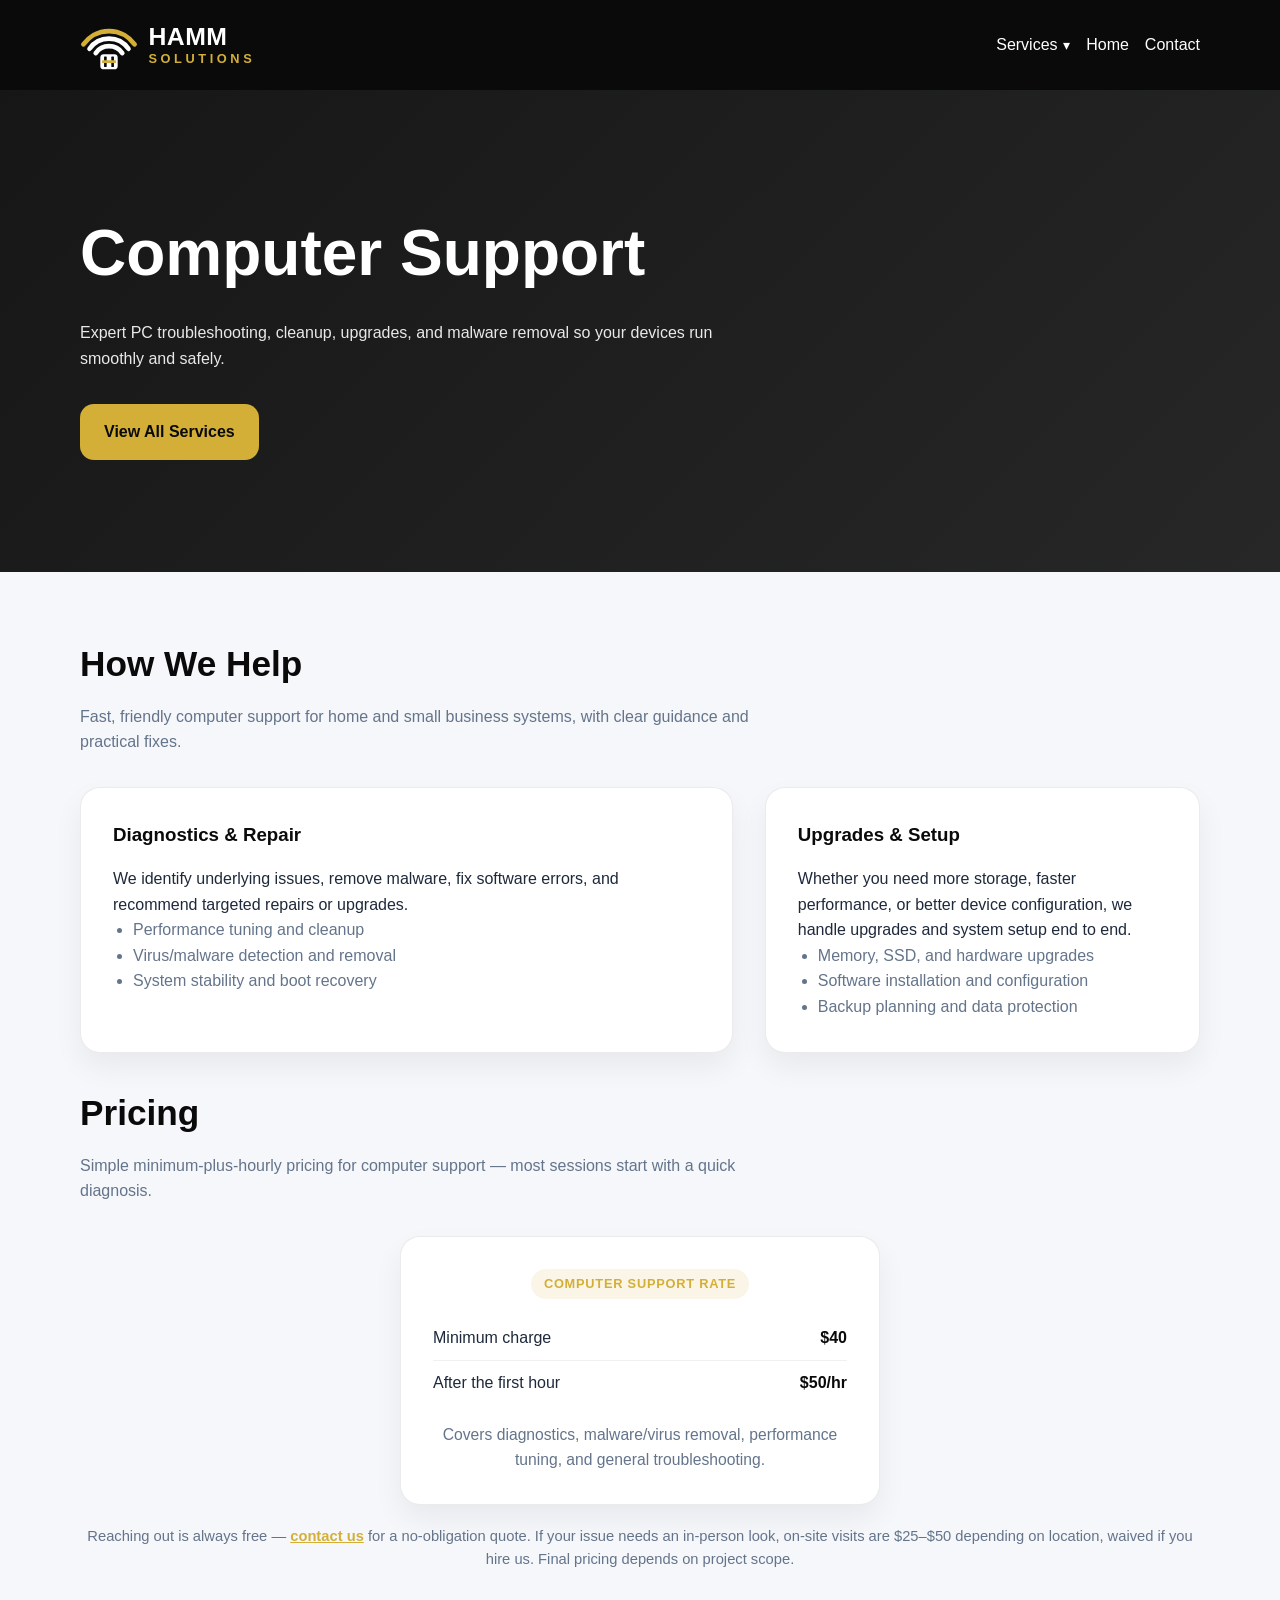
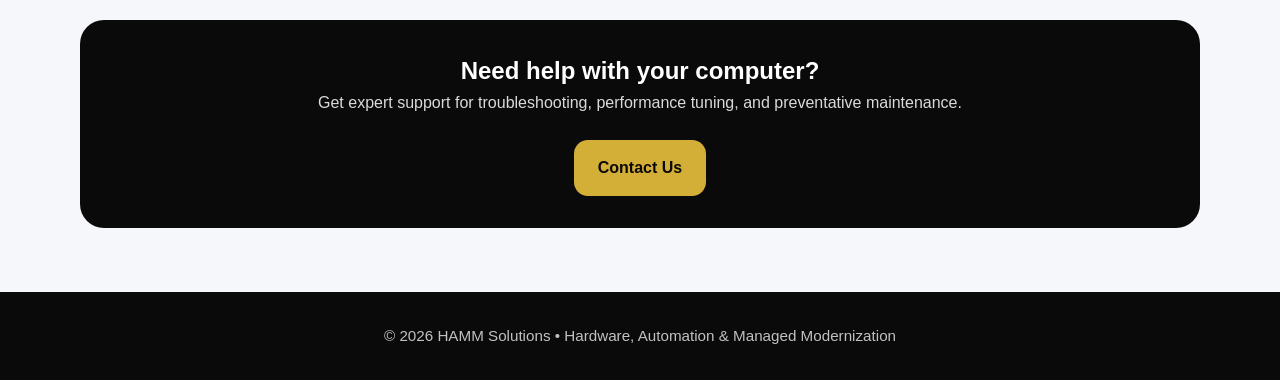
<file: computer-support.html>
<!DOCTYPE html>
<html lang="en">
<head>
  <meta charset="UTF-8" />
  <meta name="viewport" content="width=device-width, initial-scale=1.0" />
  <title>Computer Support | HAMM Solutions</title>
  <meta name="description" content="Computer support services for troubleshooting, upgrades, malware removal, and system optimization from HAMM Solutions." />
  <link rel="canonical" href="https://hammsolutions.com/computer-support.html" />
  <meta name="robots" content="index, follow" />
  <meta http-equiv="Content-Security-Policy" content="default-src 'self' https://fonts.googleapis.com https://fonts.gstatic.com https://images.unsplash.com; script-src 'self' 'unsafe-inline'; style-src 'self' 'unsafe-inline' https://fonts.googleapis.com; connect-src 'self' https://contact-form-hammsolutions.jdhamm17.workers.dev; img-src 'self' data: https://images.unsplash.com; font-src 'self' https://fonts.gstatic.com; object-src 'none'; base-uri 'self'; form-action 'self'; frame-ancestors 'none'; upgrade-insecure-requests;" />
  <meta name="referrer" content="strict-origin-when-cross-origin" />
  <meta http-equiv="Permissions-Policy" content="geolocation=(), microphone=(), camera=(), payment=()" />
  <meta name="theme-color" content="#0A0A0A" />
  <meta name="format-detection" content="telephone=no,email=no,address=no" />
  <!-- Open Graph / Social -->
  <meta property="og:site_name" content="HAMM Solutions" />
  <meta property="og:locale" content="en_US" />
  <meta property="og:title" content="Computer Support | HAMM Solutions" />
  <meta property="og:description" content="Computer support services for troubleshooting, upgrades, malware removal, and system optimization from HAMM Solutions." />
  <meta property="og:type" content="website" />
  <meta property="og:url" content="https://hammsolutions.com/computer-support.html" />
  <meta property="og:image" content="https://images.unsplash.com/photo-1516321318423-f06f85e504b3?q=80&w=1200&auto=format&fit=crop" />
  <meta property="og:image:alt" content="Computer support and troubleshooting" />
  <meta name="twitter:card" content="summary_large_image" />
  <meta name="twitter:title" content="Computer Support | HAMM Solutions" />
  <meta name="twitter:description" content="Computer support services for troubleshooting, upgrades, malware removal, and system optimization from HAMM Solutions." />
  <meta name="twitter:image" content="https://images.unsplash.com/photo-1516321318423-f06f85e504b3?q=80&w=1200&auto=format&fit=crop" />
  <meta name="twitter:image:alt" content="Computer support and troubleshooting" />
  <link rel="icon" href="images/favicon.ico" sizes="any">
  <link rel="icon" href="images/favicon.svg" type="image/svg+xml">
  <link rel="apple-touch-icon" href="images/favicon-180.png">
  <link rel="preconnect" href="https://fonts.googleapis.com">
  <link rel="preconnect" href="https://fonts.gstatic.com" crossorigin>
  <link href="https://fonts.googleapis.com/css2?family=Inter:wght@400;500;600;700;800&display=swap" rel="stylesheet">
  <link rel="preload" as="image" href="https://images.unsplash.com/photo-1516321318423-f06f85e504b3?q=80&w=1920&auto=format&fit=crop" />
  <link rel="stylesheet" href="theme.css">
  <link rel="stylesheet" href="subpage.css">
  <style>
    .hero { background: linear-gradient(135deg, rgba(10,10,10,0.95), rgba(10,10,10,0.88)), url('https://images.unsplash.com/photo-1516321318423-f06f85e504b3?q=80&w=1920&auto=format&fit=crop') center/cover; }
  </style>
  <script type="application/ld+json">
  {
    "@context": "https://schema.org",
    "@type": "Service",
    "serviceType": "Computer Repair & Support",
    "name": "Computer Support | HAMM Solutions",
    "description": "Computer support services for troubleshooting, upgrades, malware removal, and system optimization from HAMM Solutions.",
    "url": "https://hammsolutions.com/computer-support.html",
    "offers": [
      {
        "@type": "Offer",
        "name": "Minimum charge",
        "price": 40,
        "priceCurrency": "USD"
      },
      {
        "@type": "Offer",
        "name": "Hourly rate after the first hour",
        "priceSpecification": {
          "@type": "UnitPriceSpecification",
          "price": 50,
          "priceCurrency": "USD",
          "unitText": "HOUR"
        }
      }
    ],
    "provider": {
      "@type": "LocalBusiness",
      "name": "HAMM Solutions",
      "url": "https://hammsolutions.com/"
    },
    "areaServed": [
      { "@type": "City", "name": "Harrisburg" },
      { "@type": "City", "name": "York" },
      { "@type": "City", "name": "Carlisle" },
      { "@type": "City", "name": "Lancaster" }
    ]
  }
  </script>
</head>
<body>
  <header>
    <div class="container">
      <nav aria-label="Primary navigation">
        <a href="index.html" class="logo" aria-label="HAMM Solutions home">
          <svg class="logo-icon" viewBox="0 0 100 100" aria-hidden="true" focusable="false">
            <g fill="none" stroke-width="8" stroke-linecap="round">
              <path d="M 5.8 49.0 A 54 54 0 0 1 94.2 49.0" stroke="var(--gold)"></path>
              <path d="M 16.4 56.5 A 41 41 0 0 1 83.6 56.5" stroke="#FFFFFF"></path>
              <path d="M 27.1 63.9 A 28 28 0 0 1 72.9 63.9" stroke="#FFFFFF"></path>
            </g>
            <rect x="35" y="66" width="30" height="26" rx="6" fill="#FFFFFF"></rect>
            <rect x="41.5" y="70" width="4.5" height="18" rx="1" fill="var(--navy)"></rect>
            <rect x="54" y="70" width="4.5" height="18" rx="1" fill="var(--navy)"></rect>
            <rect x="38" y="76.5" width="24" height="4.5" rx="1" fill="var(--gold)"></rect>
          </svg>
          <span class="logo-text">
            <span class="logo-word">HAMM</span>
            <span class="logo-sub">SOLUTIONS</span>
          </span>
        </a>
        <div class="nav-links">
          <div class="dropdown">
            <button class="dropdown-toggle" aria-haspopup="true" aria-expanded="false">Services</button>
            <div class="dropdown-menu" role="menu" aria-label="Service pages">
              <a href="networking.html">Networking</a>
              <a href="computer-support.html">Computer Support</a>
              <a href="smart-home-setup.html">Smart Home Setup</a>
              <a href="device-repair.html">Device Repair</a>
            </div>
          </div>
          <a href="index.html">Home</a>
          <a href="index.html#contact" data-open-contact data-service="Computer Support">Contact</a>
        </div>
      </nav>
    </div>
  </header>

  <a class="skip-link" href="#main-content">Skip to main content</a>

  <section class="hero">
    <div class="container">
      <h1>Computer Support</h1>
      <p>Expert PC troubleshooting, cleanup, upgrades, and malware removal so your devices run smoothly and safely.</p>
      <a href="index.html#services" class="btn btn-primary">View All Services</a>
    </div>
  </section>

  <main id="main-content" class="container" style="padding:4rem 0;">
    <div class="section-title">
      <h2>How We Help</h2>
      <p>Fast, friendly computer support for home and small business systems, with clear guidance and practical fixes.</p>
    </div>

    <div class="content-grid">
      <div class="card">
        <h3>Diagnostics & Repair</h3>
        <p>We identify underlying issues, remove malware, fix software errors, and recommend targeted repairs or upgrades.</p>
        <ul>
          <li>Performance tuning and cleanup</li>
          <li>Virus/malware detection and removal</li>
          <li>System stability and boot recovery</li>
        </ul>
      </div>

      <div class="card">
        <h3>Upgrades & Setup</h3>
        <p>Whether you need more storage, faster performance, or better device configuration, we handle upgrades and system setup end to end.</p>
        <ul>
          <li>Memory, SSD, and hardware upgrades</li>
          <li>Software installation and configuration</li>
          <li>Backup planning and data protection</li>
        </ul>
      </div>
    </div>

    <div id="pricing" style="margin-top:2rem; margin-bottom:3rem;">
      <div class="section-title">
        <h2>Pricing</h2>
        <p>Simple minimum-plus-hourly pricing for computer support — most sessions start with a quick diagnosis.</p>
      </div>
      <div class="pricing-card">
        <span class="pricing-badge">Computer Support Rate</span>
        <ul class="pricing-list">
          <li><span>Minimum charge</span><strong>$40</strong></li>
          <li><span>After the first hour</span><strong>$50/hr</strong></li>
        </ul>
        <p class="pricing-includes">Covers diagnostics, malware/virus removal, performance tuning, and general troubleshooting.</p>
      </div>
      <p class="pricing-note">Reaching out is always free — <a href="index.html#contact" data-open-contact data-service="Computer Support">contact us</a> for a no-obligation quote. If your issue needs an in-person look, on-site visits are $25&ndash;$50 depending on location, waived if you hire us. Final pricing depends on project scope.</p>
    </div>

    <section class="contact-cta" style="margin-top:3rem;">
      <h2>Need help with your computer?</h2>
      <p>Get expert support for troubleshooting, performance tuning, and preventative maintenance.</p>
      <a href="index.html#contact" class="btn btn-primary" data-open-contact data-service="Computer Support">Contact Us</a>
    </section>

    <!-- Contact Modal -->
    <div id="contact-modal" class="contact-modal" aria-hidden="true">
      <div class="contact-modal-overlay" data-action="close" tabindex="-1"></div>
      <div class="contact-modal-panel" role="dialog" aria-modal="true" aria-labelledby="contact-modal-title">
        <button class="contact-modal-close" data-action="close" aria-label="Close contact form">×</button>
        <h3 id="contact-modal-title">Send us a message</h3>
        <form id="contact-form" novalidate>
          <label for="cf-name">Name <span style="color:#DC2626;" aria-hidden="true">*</span></label>
          <input id="cf-name" name="name" type="text" required autocomplete="name" />

          <label for="cf-email">Email <span style="color:#DC2626;" aria-hidden="true">*</span></label>
          <input id="cf-email" name="email" type="email" required autocomplete="email" />

          <label for="cf-phone">Phone <span style="font-weight:400; color:var(--muted);">(optional)</span></label>
          <input id="cf-phone" name="phone" type="tel" autocomplete="tel" />

          <label for="cf-message">Message <span style="color:#DC2626;" aria-hidden="true">*</span></label>
          <textarea id="cf-message" name="message" rows="6" required></textarea>

          <div class="form-actions">
            <button type="button" class="btn btn-cancel" data-action="close">Cancel</button>
            <button type="submit" class="btn btn-primary">Send Message</button>
          </div>

          <p id="contact-form-status" role="status" aria-live="polite"></p>
        </form>
      </div>
    </div>
  </main>

  <footer>
    <div class="container">© 2026 HAMM Solutions • Hardware, Automation &amp; Managed Modernization</div>
  </footer>
<script src="scripts/dropdown.js"></script>
<script src="scripts/contact-modal.js"></script>
</body>
</html>
</file>
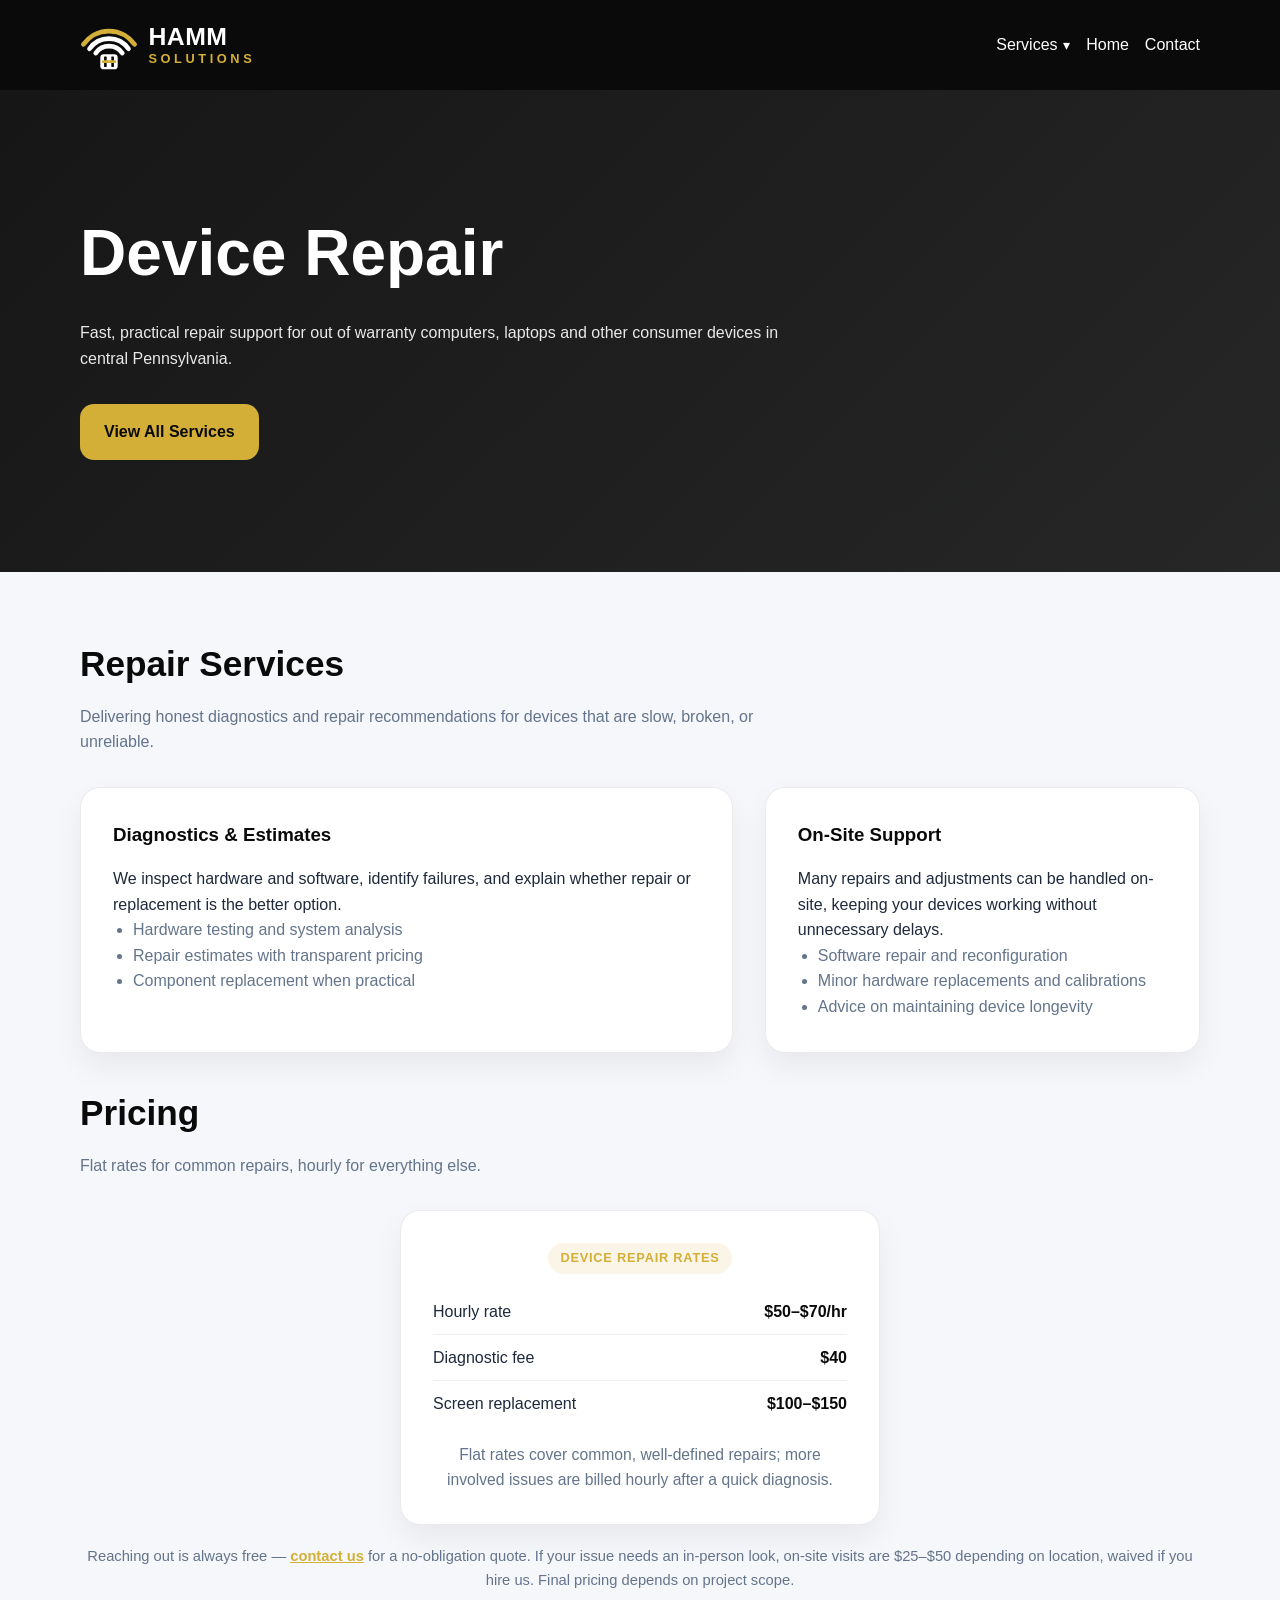
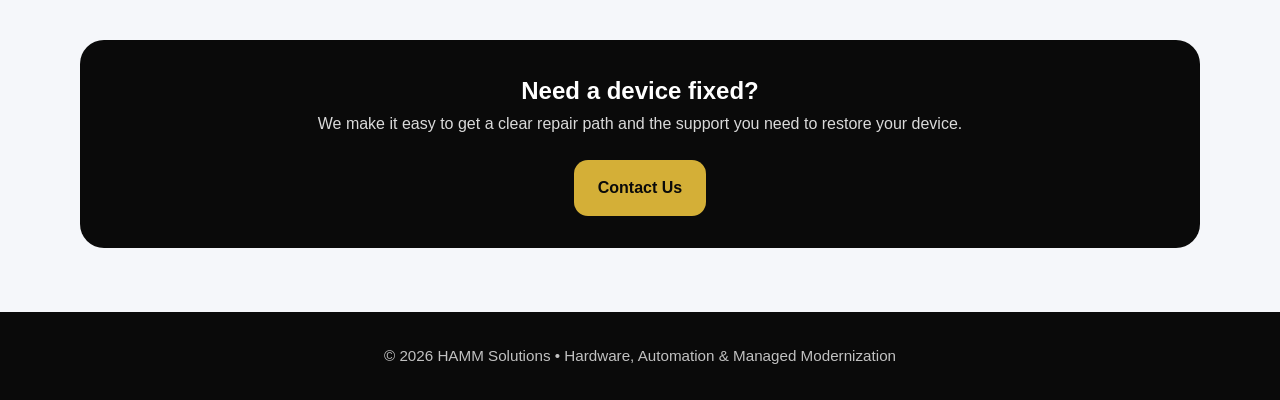
<file: device-repair.html>
<!DOCTYPE html>
<html lang="en">
<head>
  <meta charset="UTF-8" />
  <meta name="viewport" content="width=device-width, initial-scale=1.0" />
  <title>Device Repair | HAMM Solutions</title>
  <meta name="description" content="Device repair services for hardware diagnostics, software fixes, and on-site repairs from HAMM Solutions." />
  <link rel="canonical" href="https://hammsolutions.com/device-repair.html" />
  <meta name="robots" content="index, follow" />
  <meta http-equiv="Content-Security-Policy" content="default-src 'self' https://fonts.googleapis.com https://fonts.gstatic.com https://images.unsplash.com; script-src 'self' 'unsafe-inline'; style-src 'self' 'unsafe-inline' https://fonts.googleapis.com; connect-src 'self' https://contact-form-hammsolutions.jdhamm17.workers.dev; img-src 'self' data: https://images.unsplash.com; font-src 'self' https://fonts.gstatic.com; object-src 'none'; base-uri 'self'; form-action 'self'; frame-ancestors 'none'; upgrade-insecure-requests;" />
  <meta name="referrer" content="strict-origin-when-cross-origin" />
  <meta http-equiv="Permissions-Policy" content="geolocation=(), microphone=(), camera=(), payment=()" />
  <meta name="theme-color" content="#0A0A0A" />
  <meta name="format-detection" content="telephone=no,email=no,address=no" />
  <!-- Open Graph / Social -->
  <meta property="og:site_name" content="HAMM Solutions" />
  <meta property="og:locale" content="en_US" />
  <meta property="og:title" content="Device Repair | HAMM Solutions" />
  <meta property="og:description" content="Device repair services for hardware diagnostics, software fixes, and on-site repairs from HAMM Solutions." />
  <meta property="og:type" content="website" />
  <meta property="og:url" content="https://hammsolutions.com/device-repair.html" />
  <meta property="og:image" content="https://images.unsplash.com/photo-1517336714731-489689fd1ca8?q=80&w=1200&auto=format&fit=crop" />
  <meta property="og:image:alt" content="Device repair and diagnostics" />
  <meta name="twitter:card" content="summary_large_image" />
  <meta name="twitter:title" content="Device Repair | HAMM Solutions" />
  <meta name="twitter:description" content="Device repair services for hardware diagnostics, software fixes, and on-site repairs from HAMM Solutions." />
  <meta name="twitter:image" content="https://images.unsplash.com/photo-1517336714731-489689fd1ca8?q=80&w=1200&auto=format&fit=crop" />
  <meta name="twitter:image:alt" content="Device repair and diagnostics" />
  <link rel="icon" href="images/favicon.ico" sizes="any">
  <link rel="icon" href="images/favicon.svg" type="image/svg+xml">
  <link rel="apple-touch-icon" href="images/favicon-180.png">
  <link rel="preconnect" href="https://fonts.googleapis.com">
  <link rel="preconnect" href="https://fonts.gstatic.com" crossorigin>
  <link href="https://fonts.googleapis.com/css2?family=Inter:wght@400;500;600;700;800&display=swap" rel="stylesheet">
  <link rel="preload" as="image" href="https://images.unsplash.com/photo-1517336714731-489689fd1ca8?q=80&w=1920&auto=format&fit=crop" />
  <link rel="stylesheet" href="theme.css">
  <link rel="stylesheet" href="subpage.css">
  <style>
    .hero { background: linear-gradient(135deg, rgba(10,10,10,0.95), rgba(10,10,10,0.88)), url('https://images.unsplash.com/photo-1517336714731-489689fd1ca8?q=80&w=1920&auto=format&fit=crop') center/cover; }
  </style>
  <script type="application/ld+json">
  {
    "@context": "https://schema.org",
    "@type": "Service",
    "serviceType": "Device Repair",
    "name": "Device Repair | HAMM Solutions",
    "description": "Device repair services for hardware diagnostics, software fixes, and on-site repairs from HAMM Solutions.",
    "url": "https://hammsolutions.com/device-repair.html",
    "offers": [
      {
        "@type": "Offer",
        "name": "Hourly repair rate",
        "priceSpecification": {
          "@type": "UnitPriceSpecification",
          "minPrice": 50,
          "maxPrice": 70,
          "priceCurrency": "USD",
          "unitText": "HOUR"
        }
      },
      {
        "@type": "Offer",
        "name": "Diagnostic fee",
        "price": 40,
        "priceCurrency": "USD"
      },
      {
        "@type": "Offer",
        "name": "Screen replacement",
        "priceSpecification": {
          "@type": "PriceSpecification",
          "minPrice": 100,
          "maxPrice": 150,
          "priceCurrency": "USD"
        }
      }
    ],
    "provider": {
      "@type": "LocalBusiness",
      "name": "HAMM Solutions",
      "url": "https://hammsolutions.com/"
    },
    "areaServed": [
      { "@type": "City", "name": "Harrisburg" },
      { "@type": "City", "name": "York" },
      { "@type": "City", "name": "Carlisle" },
      { "@type": "City", "name": "Lancaster" }
    ]
  }
  </script>
</head>
<body>
  <header>
    <div class="container">
      <nav aria-label="Primary navigation">
        <a href="index.html" class="logo" aria-label="HAMM Solutions home">
          <svg class="logo-icon" viewBox="0 0 100 100" aria-hidden="true" focusable="false">
            <g fill="none" stroke-width="8" stroke-linecap="round">
              <path d="M 5.8 49.0 A 54 54 0 0 1 94.2 49.0" stroke="var(--gold)"></path>
              <path d="M 16.4 56.5 A 41 41 0 0 1 83.6 56.5" stroke="#FFFFFF"></path>
              <path d="M 27.1 63.9 A 28 28 0 0 1 72.9 63.9" stroke="#FFFFFF"></path>
            </g>
            <rect x="35" y="66" width="30" height="26" rx="6" fill="#FFFFFF"></rect>
            <rect x="41.5" y="70" width="4.5" height="18" rx="1" fill="var(--navy)"></rect>
            <rect x="54" y="70" width="4.5" height="18" rx="1" fill="var(--navy)"></rect>
            <rect x="38" y="76.5" width="24" height="4.5" rx="1" fill="var(--gold)"></rect>
          </svg>
          <span class="logo-text">
            <span class="logo-word">HAMM</span>
            <span class="logo-sub">SOLUTIONS</span>
          </span>
        </a>
        <div class="nav-links">
          <div class="dropdown">
            <button class="dropdown-toggle" aria-haspopup="true" aria-expanded="false">Services</button>
            <div class="dropdown-menu" role="menu" aria-label="Service pages">
              <a href="networking.html">Networking</a>
              <a href="computer-support.html">Computer Support</a>
              <a href="smart-home-setup.html">Smart Home Setup</a>
              <a href="device-repair.html">Device Repair</a>
            </div>
          </div>
          <a href="index.html">Home</a>
          <a href="index.html#contact" data-open-contact data-service="Device Repair">Contact</a>
        </div>
      </nav>
    </div>
  </header>

  <a class="skip-link" href="#main-content">Skip to main content</a>

  <section class="hero">
    <div class="container">
      <h1>Device Repair</h1>
      <p>Fast, practical repair support for out of warranty computers, <!-- tablets, phones, --> laptops and other consumer devices in central Pennsylvania.</p>
      <a href="index.html#services" class="btn btn-primary">View All Services</a>
    </div>
  </section>

  <main id="main-content" class="container" style="padding:4rem 0;">
    <div class="section-title">
      <h2>Repair Services</h2>
      <p>Delivering honest diagnostics and repair recommendations for devices that are slow, broken, or unreliable.</p>
    </div>

    <div class="content-grid">
      <div class="card">
        <h3>Diagnostics & Estimates</h3>
        <p>We inspect hardware and software, identify failures, and explain whether repair or replacement is the better option.</p>
        <ul>
          <li>Hardware testing and system analysis</li>
          <li>Repair estimates with transparent pricing</li>
          <li>Component replacement when practical</li>
        </ul>
      </div>

      <div class="card">
        <h3>On-Site Support</h3>
        <p>Many repairs and adjustments can be handled on-site, keeping your devices working without unnecessary delays.</p>
        <ul>
          <li>Software repair and reconfiguration</li>
          <li>Minor hardware replacements and calibrations</li>
          <li>Advice on maintaining device longevity</li>
        </ul>
      </div>
    </div>

    <div id="pricing" style="margin-top:2rem; margin-bottom:3rem;">
      <div class="section-title">
        <h2>Pricing</h2>
        <p>Flat rates for common repairs, hourly for everything else.</p>
      </div>
      <div class="pricing-card">
        <span class="pricing-badge">Device Repair Rates</span>
        <ul class="pricing-list">
          <li><span>Hourly rate</span><strong>$50&ndash;$70/hr</strong></li>
          <li><span>Diagnostic fee</span><strong>$40</strong></li>
          <li><span>Screen replacement</span><strong>$100&ndash;$150</strong></li>
        </ul>
        <p class="pricing-includes">Flat rates cover common, well-defined repairs; more involved issues are billed hourly after a quick diagnosis.</p>
      </div>
      <p class="pricing-note">Reaching out is always free — <a href="index.html#contact" data-open-contact data-service="Device Repair">contact us</a> for a no-obligation quote. If your issue needs an in-person look, on-site visits are $25&ndash;$50 depending on location, waived if you hire us. Final pricing depends on project scope.</p>
    </div>

    <section class="contact-cta" style="margin-top:3rem;">
      <h2>Need a device fixed?</h2>
      <p>We make it easy to get a clear repair path and the support you need to restore your device.</p>
      <a href="index.html#contact" class="btn btn-primary" data-open-contact data-service="Device Repair">Contact Us</a>
    </section>

    <!-- Contact Modal -->
    <div id="contact-modal" class="contact-modal" aria-hidden="true">
      <div class="contact-modal-overlay" data-action="close" tabindex="-1"></div>
      <div class="contact-modal-panel" role="dialog" aria-modal="true" aria-labelledby="contact-modal-title">
        <button class="contact-modal-close" data-action="close" aria-label="Close contact form">×</button>
        <h3 id="contact-modal-title">Send us a message</h3>
        <form id="contact-form" novalidate>
          <label for="cf-name">Name <span style="color:#DC2626;" aria-hidden="true">*</span></label>
          <input id="cf-name" name="name" type="text" required autocomplete="name" />

          <label for="cf-email">Email <span style="color:#DC2626;" aria-hidden="true">*</span></label>
          <input id="cf-email" name="email" type="email" required autocomplete="email" />

          <label for="cf-phone">Phone <span style="font-weight:400; color:var(--muted);">(optional)</span></label>
          <input id="cf-phone" name="phone" type="tel" autocomplete="tel" />

          <label for="cf-message">Message <span style="color:#DC2626;" aria-hidden="true">*</span></label>
          <textarea id="cf-message" name="message" rows="6" required></textarea>

          <div class="form-actions">
            <button type="button" class="btn btn-cancel" data-action="close">Cancel</button>
            <button type="submit" class="btn btn-primary">Send Message</button>
          </div>

          <p id="contact-form-status" role="status" aria-live="polite"></p>
        </form>
      </div>
    </div>
  </main>

  <footer>
    <div class="container">© 2026 HAMM Solutions • Hardware, Automation &amp; Managed Modernization</div>
  </footer>
<script src="scripts/dropdown.js"></script>
<script src="scripts/contact-modal.js"></script>
</body>
</html>
</file>
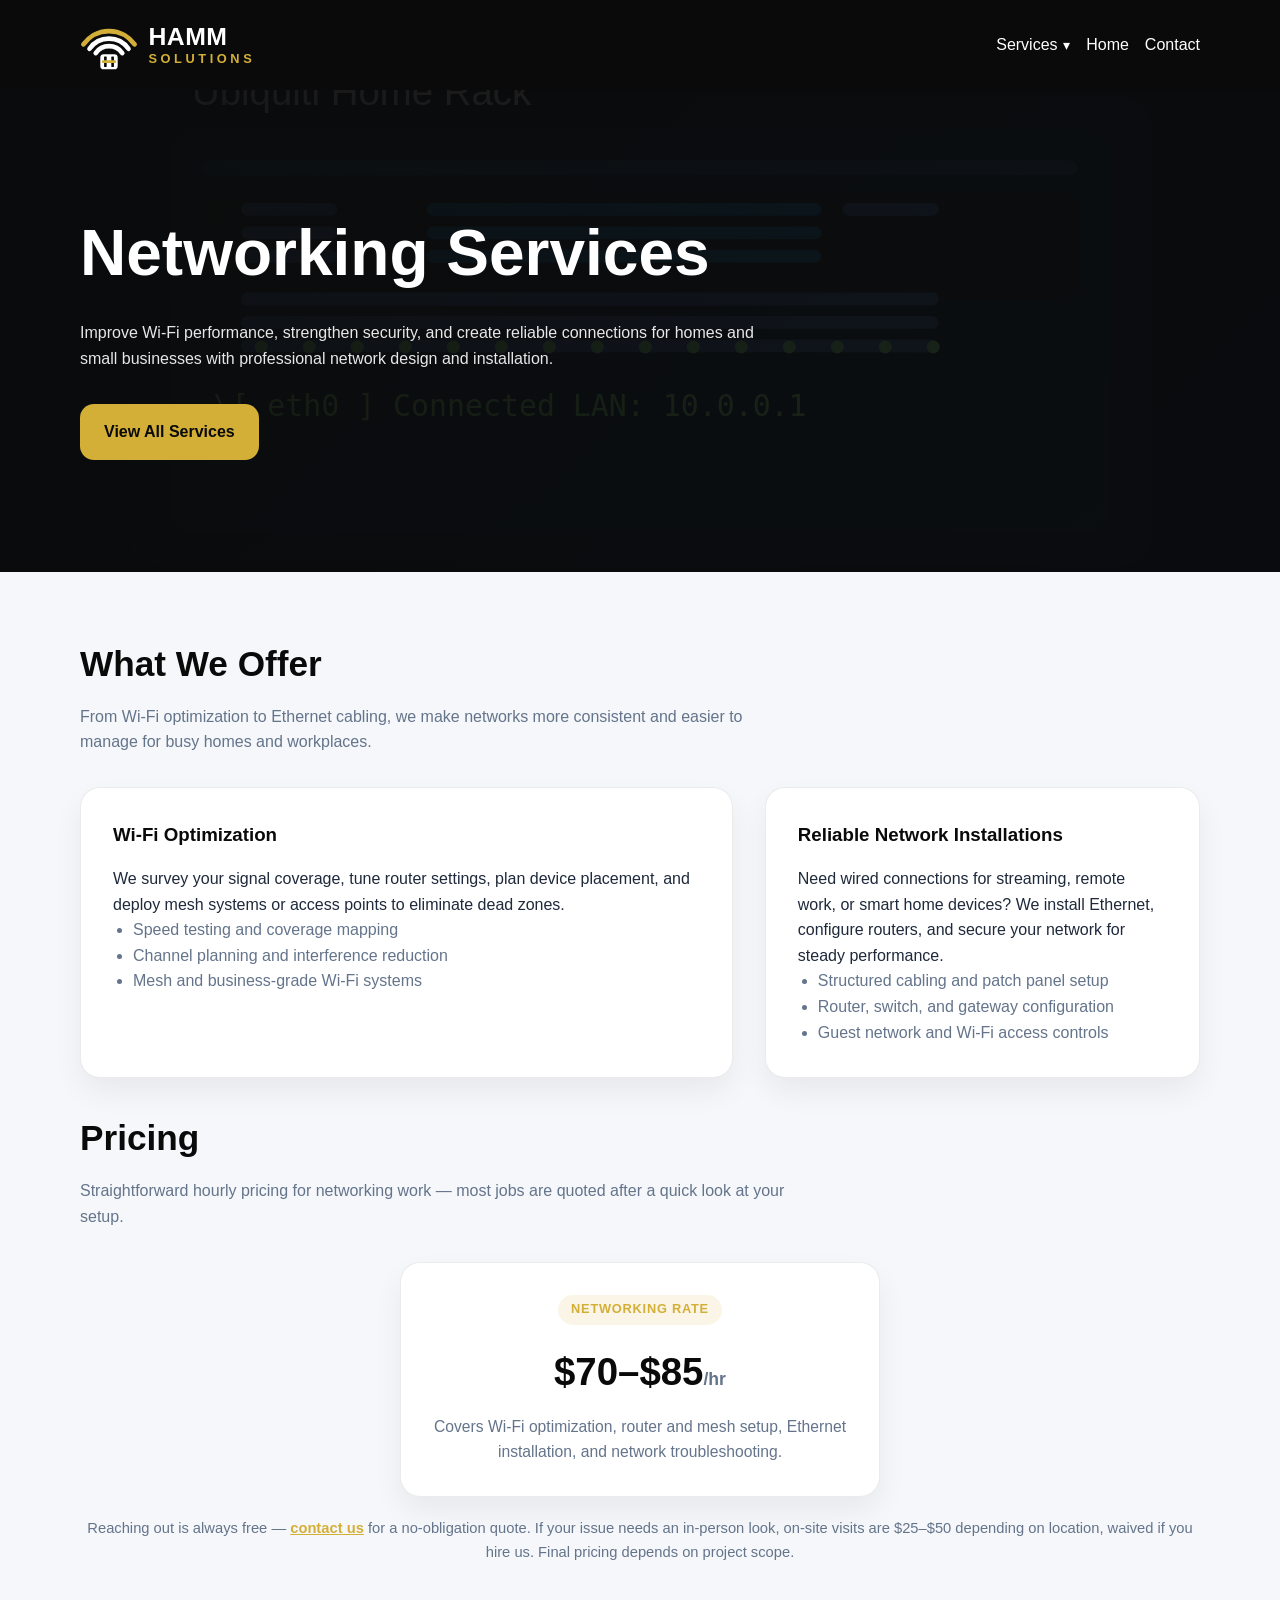
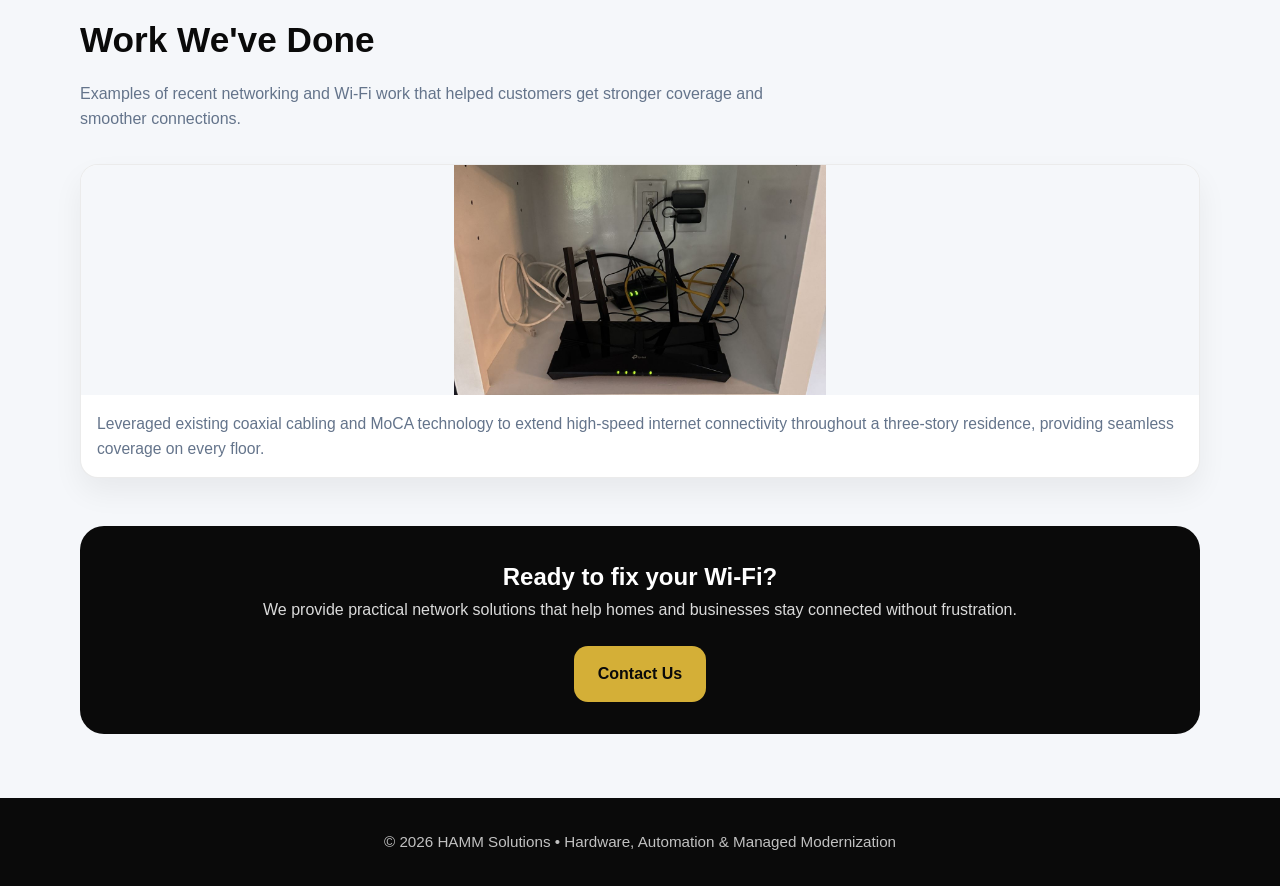
<file: networking.html>
<!DOCTYPE html>
<html lang="en">
<head>
  <meta charset="UTF-8" />
  <meta name="viewport" content="width=device-width, initial-scale=1.0" />
  <title>Networking Services | HAMM Solutions</title>
  <meta name="description" content="Professional Wi-Fi optimization, router setup, mesh systems, Ethernet installation, and network troubleshooting from HAMM Solutions." />
  <link rel="canonical" href="https://hammsolutions.com/networking.html" />
  <meta name="robots" content="index, follow" />
  <meta http-equiv="Content-Security-Policy" content="default-src 'self' https://fonts.googleapis.com https://fonts.gstatic.com https://images.unsplash.com; script-src 'self' 'unsafe-inline'; style-src 'self' 'unsafe-inline' https://fonts.googleapis.com; connect-src 'self' https://contact-form-hammsolutions.jdhamm17.workers.dev; img-src 'self' data: https://images.unsplash.com; font-src 'self' https://fonts.gstatic.com; object-src 'none'; base-uri 'self'; form-action 'self'; frame-ancestors 'none'; upgrade-insecure-requests;" />
  <meta name="referrer" content="strict-origin-when-cross-origin" />
  <meta http-equiv="Permissions-Policy" content="geolocation=(), microphone=(), camera=(), payment=()" />
  <meta name="theme-color" content="#0A0A0A" />
  <meta name="format-detection" content="telephone=no,email=no,address=no" />
  <!-- Open Graph / Social -->
  <meta property="og:site_name" content="HAMM Solutions" />
  <meta property="og:locale" content="en_US" />
  <meta property="og:title" content="Networking Services | HAMM Solutions" />
  <meta property="og:description" content="Professional Wi-Fi optimization, router setup, mesh systems, Ethernet installation, and network troubleshooting from HAMM Solutions." />
  <meta property="og:type" content="website" />
  <meta property="og:url" content="https://hammsolutions.com/networking.html" />
  <meta property="og:image" content="https://images.unsplash.com/photo-1504384308090-c894fdcc538d?q=80&w=1200&auto=format&fit=crop" />
  <meta property="og:image:alt" content="Home Wi-Fi network installation" />
  <meta name="twitter:card" content="summary_large_image" />
  <meta name="twitter:title" content="Networking Services | HAMM Solutions" />
  <meta name="twitter:description" content="Professional Wi-Fi optimization, router setup, mesh systems, Ethernet installation, and network troubleshooting from HAMM Solutions." />
  <meta name="twitter:image" content="https://images.unsplash.com/photo-1504384308090-c894fdcc538d?q=80&w=1200&auto=format&fit=crop" />
  <meta name="twitter:image:alt" content="Home Wi-Fi network installation" />
  <link rel="icon" href="images/favicon.ico" sizes="any">
  <link rel="icon" href="images/favicon.svg" type="image/svg+xml">
  <link rel="apple-touch-icon" href="images/favicon-180.png">
  <link rel="preconnect" href="https://fonts.googleapis.com">
  <link rel="preconnect" href="https://fonts.gstatic.com" crossorigin>
  <link href="https://fonts.googleapis.com/css2?family=Inter:wght@400;500;600;700;800&display=swap" rel="stylesheet">
  <link rel="stylesheet" href="theme.css">
  <link rel="stylesheet" href="subpage.css">
  <style>
    .hero { background: linear-gradient(135deg, rgba(10,10,10,0.95), rgba(10,10,10,0.88)), url('images/hero-networking.svg') center/cover no-repeat; }
  </style>
  <script type="application/ld+json">
  {
    "@context": "https://schema.org",
    "@type": "Service",
    "serviceType": "Wi-Fi & Network Installation",
    "name": "Networking Services | HAMM Solutions",
    "description": "Professional Wi-Fi optimization, router setup, mesh systems, Ethernet installation, and network troubleshooting from HAMM Solutions.",
    "url": "https://hammsolutions.com/networking.html",
    "offers": {
      "@type": "Offer",
      "priceSpecification": {
        "@type": "UnitPriceSpecification",
        "minPrice": 70,
        "maxPrice": 85,
        "priceCurrency": "USD",
        "unitText": "HOUR"
      }
    },
    "provider": {
      "@type": "LocalBusiness",
      "name": "HAMM Solutions",
      "url": "https://hammsolutions.com/"
    },
    "areaServed": [
      { "@type": "City", "name": "Harrisburg" },
      { "@type": "City", "name": "York" },
      { "@type": "City", "name": "Carlisle" },
      { "@type": "City", "name": "Lancaster" }
    ]
  }
  </script>
</head>
<body>
  <header>
    <div class="container">
      <nav aria-label="Primary navigation">
        <a href="index.html" class="logo" aria-label="HAMM Solutions home">
          <svg class="logo-icon" viewBox="0 0 100 100" aria-hidden="true" focusable="false">
            <g fill="none" stroke-width="8" stroke-linecap="round">
              <path d="M 5.8 49.0 A 54 54 0 0 1 94.2 49.0" stroke="var(--gold)"></path>
              <path d="M 16.4 56.5 A 41 41 0 0 1 83.6 56.5" stroke="#FFFFFF"></path>
              <path d="M 27.1 63.9 A 28 28 0 0 1 72.9 63.9" stroke="#FFFFFF"></path>
            </g>
            <rect x="35" y="66" width="30" height="26" rx="6" fill="#FFFFFF"></rect>
            <rect x="41.5" y="70" width="4.5" height="18" rx="1" fill="var(--navy)"></rect>
            <rect x="54" y="70" width="4.5" height="18" rx="1" fill="var(--navy)"></rect>
            <rect x="38" y="76.5" width="24" height="4.5" rx="1" fill="var(--gold)"></rect>
          </svg>
          <span class="logo-text">
            <span class="logo-word">HAMM</span>
            <span class="logo-sub">SOLUTIONS</span>
          </span>
        </a>
        <div class="nav-links">
          <div class="dropdown">
            <button class="dropdown-toggle" aria-haspopup="true" aria-expanded="false">Services</button>
            <div class="dropdown-menu" role="menu" aria-label="Service pages">
              <a href="networking.html">Networking</a>
              <a href="computer-support.html">Computer Support</a>
              <a href="smart-home-setup.html">Smart Home Setup</a>
              <a href="device-repair.html">Device Repair</a>
            </div>
          </div>
          <a href="index.html">Home</a>
          <a href="index.html#contact" data-open-contact data-service="Networking">Contact</a>
        </div>
      </nav>
    </div>
  </header>

  <a class="skip-link" href="#main-content">Skip to main content</a>

  <section class="hero">
    <div class="container">
      <h1>Networking Services</h1>
      <p>Improve Wi-Fi performance, strengthen security, and create reliable connections for homes and small businesses with professional network design and installation.</p>
      <a href="index.html#services" class="btn btn-primary">View All Services</a>
    </div>
  </section>

  <main id="main-content" class="container" style="padding:4rem 0;">
    <div class="section-title">
      <h2>What We Offer</h2>
      <p>From Wi-Fi optimization to Ethernet cabling, we make networks more consistent and easier to manage for busy homes and workplaces.</p>
    </div>

    <div class="content-grid">
      <div class="card">
        <h3>Wi-Fi Optimization</h3>
        <p>We survey your signal coverage, tune router settings, plan device placement, and deploy mesh systems or access points to eliminate dead zones.</p>
        <ul>
          <li>Speed testing and coverage mapping</li>
          <li>Channel planning and interference reduction</li>
          <li>Mesh and business-grade Wi-Fi systems</li>
        </ul>
      </div>

      <div class="card">
        <h3>Reliable Network Installations</h3>
        <p>Need wired connections for streaming, remote work, or smart home devices? We install Ethernet, configure routers, and secure your network for steady performance.</p>
        <ul>
          <li>Structured cabling and patch panel setup</li>
          <li>Router, switch, and gateway configuration</li>
          <li>Guest network and Wi-Fi access controls</li>
        </ul>
      </div>
    </div>

    <div id="pricing" style="margin-top:2rem; margin-bottom:3rem;">
      <div class="section-title">
        <h2>Pricing</h2>
        <p>Straightforward hourly pricing for networking work — most jobs are quoted after a quick look at your setup.</p>
      </div>
      <div class="pricing-card">
        <span class="pricing-badge">Networking Rate</span>
        <div class="pricing-rate">$70&ndash;$85<span>/hr</span></div>
        <p class="pricing-includes">Covers Wi&#8209;Fi optimization, router and mesh setup, Ethernet installation, and network troubleshooting.</p>
      </div>
      <p class="pricing-note">Reaching out is always free — <a href="index.html#contact" data-open-contact data-service="Networking">contact us</a> for a no-obligation quote. If your issue needs an in-person look, on-site visits are $25&ndash;$50 depending on location, waived if you hire us. Final pricing depends on project scope.</p>
    </div>

    <section class="section-title">
      <h2>Work We've Done</h2>
      <p>Examples of recent networking and Wi-Fi work that helped customers get stronger coverage and smoother connections.</p>
    </section>
    <div class="gallery-grid">
      <div class="gallery-card">
        <img src="images/MoCA.jpg" loading="lazy" alt="MoCA coaxial network adapter installation" style="object-fit: contain; background: var(--light);" />
        <p>Leveraged existing coaxial cabling and MoCA technology to extend high-speed internet connectivity throughout a three-story residence,
          providing seamless coverage on every floor.</p>
      </div>
    </div>

    <section class="contact-cta" style="margin-top:3rem;">
      <h2>Ready to fix your Wi-Fi?</h2>
      <p>We provide practical network solutions that help homes and businesses stay connected without frustration.</p>
      <a href="index.html#contact" class="btn btn-primary" data-open-contact data-service="Networking">Contact Us</a>
    </section>

    <!-- Contact Modal -->
    <div id="contact-modal" class="contact-modal" aria-hidden="true">
      <div class="contact-modal-overlay" data-action="close" tabindex="-1"></div>
      <div class="contact-modal-panel" role="dialog" aria-modal="true" aria-labelledby="contact-modal-title">
        <button class="contact-modal-close" data-action="close" aria-label="Close contact form">×</button>
        <h3 id="contact-modal-title">Send us a message</h3>
        <form id="contact-form" novalidate>
          <label for="cf-name">Name <span style="color:#DC2626;" aria-hidden="true">*</span></label>
          <input id="cf-name" name="name" type="text" required autocomplete="name" />

          <label for="cf-email">Email <span style="color:#DC2626;" aria-hidden="true">*</span></label>
          <input id="cf-email" name="email" type="email" required autocomplete="email" />

          <label for="cf-phone">Phone <span style="font-weight:400; color:var(--muted);">(optional)</span></label>
          <input id="cf-phone" name="phone" type="tel" autocomplete="tel" />

          <label for="cf-message">Message <span style="color:#DC2626;" aria-hidden="true">*</span></label>
          <textarea id="cf-message" name="message" rows="6" required></textarea>

          <div class="form-actions">
            <button type="button" class="btn btn-cancel" data-action="close">Cancel</button>
            <button type="submit" class="btn btn-primary">Send Message</button>
          </div>

          <p id="contact-form-status" role="status" aria-live="polite"></p>
        </form>
      </div>
    </div>
  </main>

  <footer>
    <div class="container">© 2026 HAMM Solutions • Hardware, Automation &amp; Managed Modernization</div>
  </footer>
<script src="scripts/dropdown.js"></script>
<script src="scripts/contact-modal.js"></script>
</body>
</html>
</file>
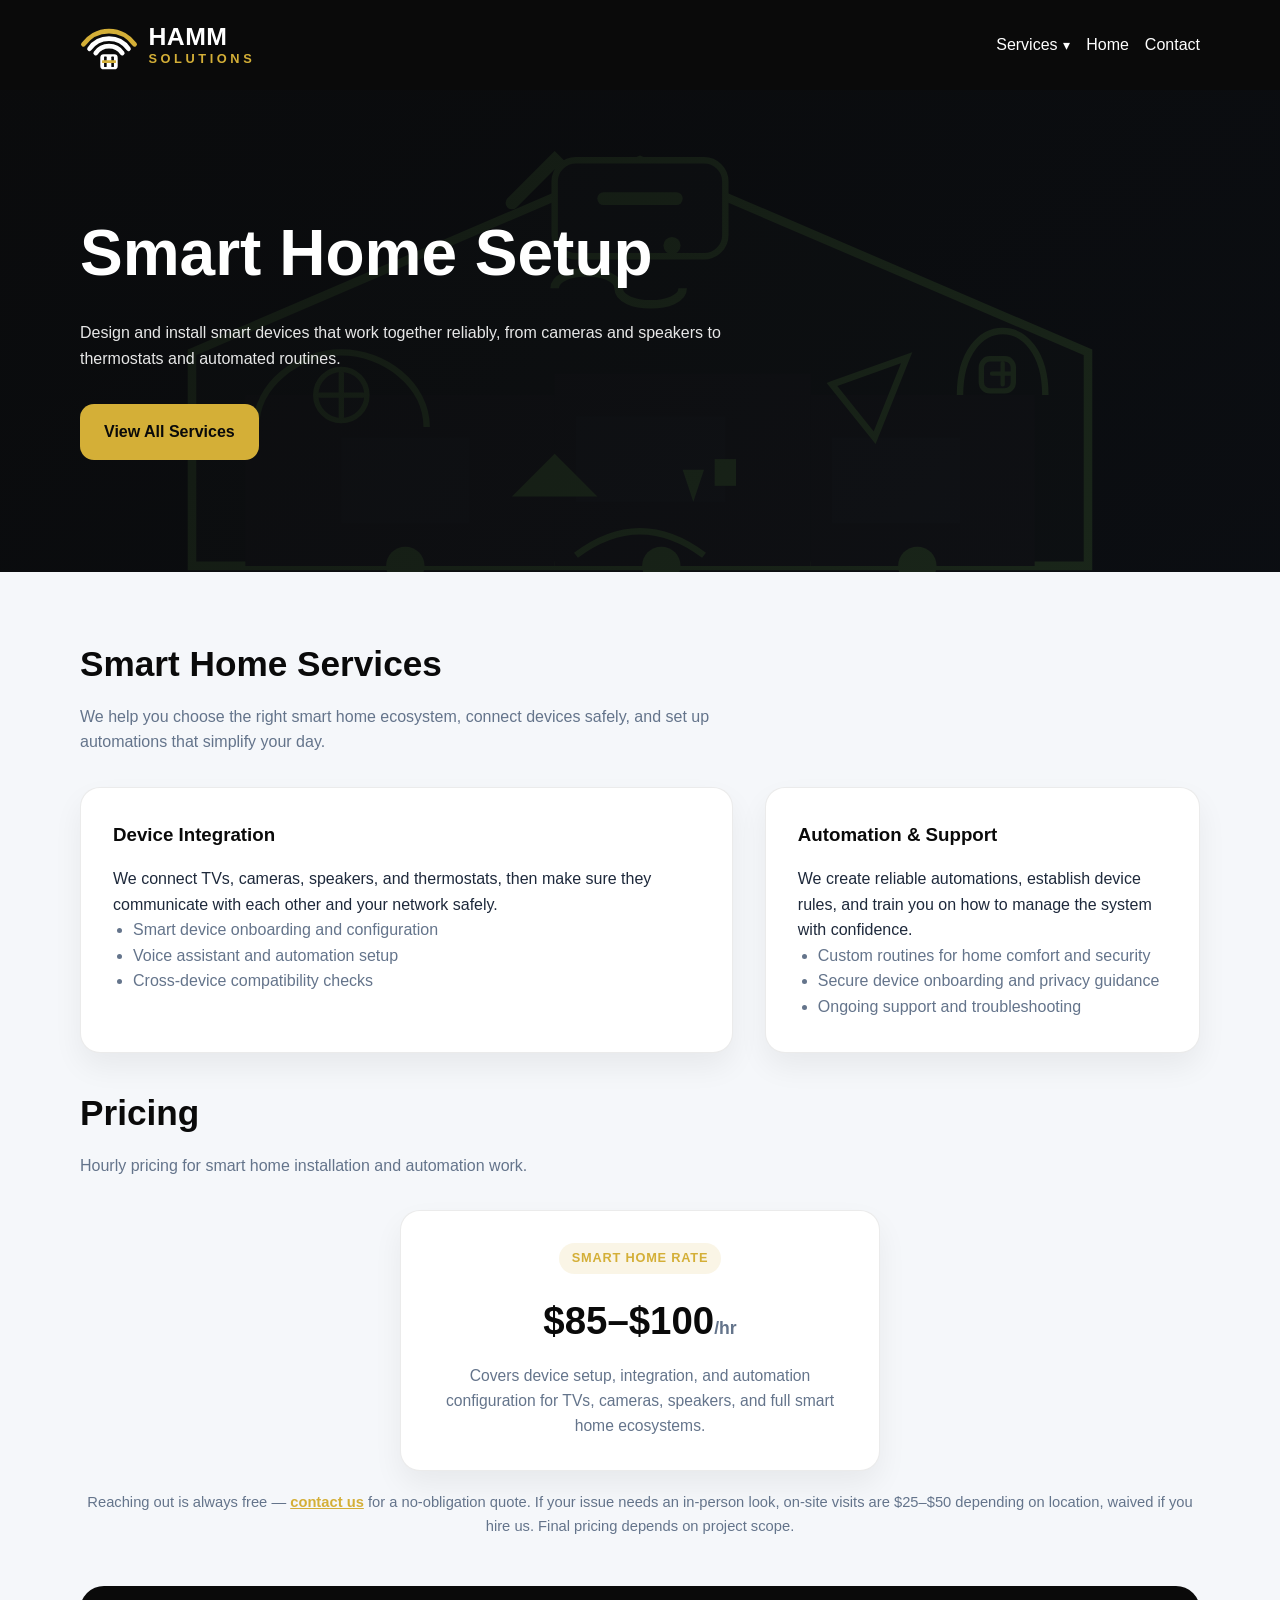
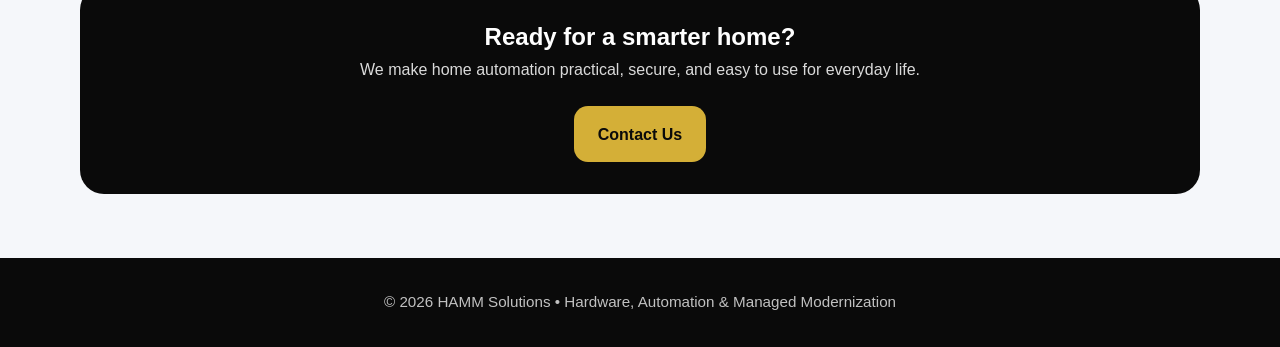
<file: smart-home-setup.html>
<!DOCTYPE html>
<html lang="en">
<head>
  <meta charset="UTF-8" />
  <meta name="viewport" content="width=device-width, initial-scale=1.0" />
  <title>Smart Home Setup | HAMM Solutions</title>
  <meta name="description" content="Smart home setup and device integration services for TVs, cameras, speakers, thermostats, and automations from HAMM Solutions." />
  <link rel="canonical" href="https://hammsolutions.com/smart-home-setup.html" />
  <meta name="robots" content="index, follow" />
  <meta http-equiv="Content-Security-Policy" content="default-src 'self' https://fonts.googleapis.com https://fonts.gstatic.com https://images.unsplash.com; script-src 'self' 'unsafe-inline'; style-src 'self' 'unsafe-inline' https://fonts.googleapis.com; connect-src 'self' https://contact-form-hammsolutions.jdhamm17.workers.dev; img-src 'self' data: https://images.unsplash.com; font-src 'self' https://fonts.gstatic.com; object-src 'none'; base-uri 'self'; form-action 'self'; frame-ancestors 'none'; upgrade-insecure-requests;" />
  <meta name="referrer" content="strict-origin-when-cross-origin" />
  <meta http-equiv="Permissions-Policy" content="geolocation=(), microphone=(), camera=(), payment=()" />
  <meta name="theme-color" content="#0A0A0A" />
  <meta name="format-detection" content="telephone=no,email=no,address=no" />
  <!-- Open Graph / Social -->
  <meta property="og:site_name" content="HAMM Solutions" />
  <meta property="og:locale" content="en_US" />
  <meta property="og:title" content="Smart Home Setup | HAMM Solutions" />
  <meta property="og:description" content="Smart home setup and device integration services for TVs, cameras, speakers, thermostats, and automations from HAMM Solutions." />
  <meta property="og:type" content="website" />
  <meta property="og:url" content="https://hammsolutions.com/smart-home-setup.html" />
  <meta property="og:image" content="https://images.unsplash.com/photo-1518770660439-4636190af475?q=80&w=1200&auto=format&fit=crop" />
  <meta property="og:image:alt" content="Smart home device setup" />
  <meta name="twitter:card" content="summary_large_image" />
  <meta name="twitter:title" content="Smart Home Setup | HAMM Solutions" />
  <meta name="twitter:description" content="Smart home setup and device integration services for TVs, cameras, speakers, thermostats, and automations from HAMM Solutions." />
  <meta name="twitter:image" content="https://images.unsplash.com/photo-1518770660439-4636190af475?q=80&w=1200&auto=format&fit=crop" />
  <meta name="twitter:image:alt" content="Smart home device setup" />
  <link rel="icon" href="images/favicon.ico" sizes="any">
  <link rel="icon" href="images/favicon.svg" type="image/svg+xml">
  <link rel="apple-touch-icon" href="images/favicon-180.png">
  <link rel="preconnect" href="https://fonts.googleapis.com">
  <link rel="preconnect" href="https://fonts.gstatic.com" crossorigin>
  <link href="https://fonts.googleapis.com/css2?family=Inter:wght@400;500;600;700;800&display=swap" rel="stylesheet">
  <link rel="stylesheet" href="theme.css">
  <link rel="stylesheet" href="subpage.css">
  <style>
    .hero { background: linear-gradient(135deg, rgba(10,10,10,0.95), rgba(10,10,10,0.88)), url('images/hero-smart-home.svg') center/cover no-repeat; }
  </style>
  <script type="application/ld+json">
  {
    "@context": "https://schema.org",
    "@type": "Service",
    "serviceType": "Smart Home Automation Installation",
    "name": "Smart Home Setup | HAMM Solutions",
    "description": "Smart home setup and device integration services for TVs, cameras, speakers, thermostats, and automations from HAMM Solutions.",
    "url": "https://hammsolutions.com/smart-home-setup.html",
    "offers": {
      "@type": "Offer",
      "priceSpecification": {
        "@type": "UnitPriceSpecification",
        "minPrice": 85,
        "maxPrice": 100,
        "priceCurrency": "USD",
        "unitText": "HOUR"
      }
    },
    "provider": {
      "@type": "LocalBusiness",
      "name": "HAMM Solutions",
      "url": "https://hammsolutions.com/"
    },
    "areaServed": [
      { "@type": "City", "name": "Harrisburg" },
      { "@type": "City", "name": "York" },
      { "@type": "City", "name": "Carlisle" },
      { "@type": "City", "name": "Lancaster" }
    ]
  }
  </script>
</head>
<body>
  <header>
    <div class="container">
      <nav aria-label="Primary navigation">
        <a href="index.html" class="logo" aria-label="HAMM Solutions home">
          <svg class="logo-icon" viewBox="0 0 100 100" aria-hidden="true" focusable="false">
            <g fill="none" stroke-width="8" stroke-linecap="round">
              <path d="M 5.8 49.0 A 54 54 0 0 1 94.2 49.0" stroke="var(--gold)"></path>
              <path d="M 16.4 56.5 A 41 41 0 0 1 83.6 56.5" stroke="#FFFFFF"></path>
              <path d="M 27.1 63.9 A 28 28 0 0 1 72.9 63.9" stroke="#FFFFFF"></path>
            </g>
            <rect x="35" y="66" width="30" height="26" rx="6" fill="#FFFFFF"></rect>
            <rect x="41.5" y="70" width="4.5" height="18" rx="1" fill="var(--navy)"></rect>
            <rect x="54" y="70" width="4.5" height="18" rx="1" fill="var(--navy)"></rect>
            <rect x="38" y="76.5" width="24" height="4.5" rx="1" fill="var(--gold)"></rect>
          </svg>
          <span class="logo-text">
            <span class="logo-word">HAMM</span>
            <span class="logo-sub">SOLUTIONS</span>
          </span>
        </a>
        <div class="nav-links">
          <div class="dropdown">
            <button class="dropdown-toggle" aria-haspopup="true" aria-expanded="false">Services</button>
            <div class="dropdown-menu" role="menu" aria-label="Service pages">
              <a href="networking.html">Networking</a>
              <a href="computer-support.html">Computer Support</a>
              <a href="smart-home-setup.html">Smart Home Setup</a>
              <a href="device-repair.html">Device Repair</a>
            </div>
          </div>
          <a href="index.html">Home</a>
          <a href="index.html#contact" data-open-contact data-service="Smart Home Setup">Contact</a>
        </div>
      </nav>
    </div>
  </header>

  <a class="skip-link" href="#main-content">Skip to main content</a>

  <section class="hero">
    <div class="container">
      <h1>Smart Home Setup</h1>
      <p>Design and install smart devices that work together reliably, from cameras and speakers to thermostats and automated routines.</p>
      <a href="index.html#services" class="btn btn-primary">View All Services</a>
    </div>
  </section>

  <main id="main-content" class="container" style="padding:4rem 0;">
    <div class="section-title">
      <h2>Smart Home Services</h2>
      <p>We help you choose the right smart home ecosystem, connect devices safely, and set up automations that simplify your day.</p>
    </div>

    <div class="content-grid">
      <div class="card">
        <h3>Device Integration</h3>
        <p>We connect TVs, cameras, speakers, and thermostats, then make sure they communicate with each other and your network safely.</p>
        <ul>
          <li>Smart device onboarding and configuration</li>
          <li>Voice assistant and automation setup</li>
          <li>Cross-device compatibility checks</li>
        </ul>
      </div>

      <div class="card">
        <h3>Automation & Support</h3>
        <p>We create reliable automations, establish device rules, and train you on how to manage the system with confidence.</p>
        <ul>
          <li>Custom routines for home comfort and security</li>
          <li>Secure device onboarding and privacy guidance</li>
          <li>Ongoing support and troubleshooting</li>
        </ul>
      </div>
    </div>

    <div id="pricing" style="margin-top:2rem; margin-bottom:3rem;">
      <div class="section-title">
        <h2>Pricing</h2>
        <p>Hourly pricing for smart home installation and automation work.</p>
      </div>
      <div class="pricing-card">
        <span class="pricing-badge">Smart Home Rate</span>
        <div class="pricing-rate">$85&ndash;$100<span>/hr</span></div>
        <p class="pricing-includes">Covers device setup, integration, and automation configuration for TVs, cameras, speakers, and full smart home ecosystems.</p>
      </div>
      <p class="pricing-note">Reaching out is always free — <a href="index.html#contact" data-open-contact data-service="Smart Home Setup">contact us</a> for a no-obligation quote. If your issue needs an in-person look, on-site visits are $25&ndash;$50 depending on location, waived if you hire us. Final pricing depends on project scope.</p>
    </div>

    <section class="contact-cta" style="margin-top:3rem;">
      <h2>Ready for a smarter home?</h2>
      <p>We make home automation practical, secure, and easy to use for everyday life.</p>
      <a href="index.html#contact" class="btn btn-primary" data-open-contact data-service="Smart Home Setup">Contact Us</a>
    </section>

    <!-- Contact Modal -->
    <div id="contact-modal" class="contact-modal" aria-hidden="true">
      <div class="contact-modal-overlay" data-action="close" tabindex="-1"></div>
      <div class="contact-modal-panel" role="dialog" aria-modal="true" aria-labelledby="contact-modal-title">
        <button class="contact-modal-close" data-action="close" aria-label="Close contact form">×</button>
        <h3 id="contact-modal-title">Send us a message</h3>
        <form id="contact-form" novalidate>
          <label for="cf-name">Name <span style="color:#DC2626;" aria-hidden="true">*</span></label>
          <input id="cf-name" name="name" type="text" required autocomplete="name" />

          <label for="cf-email">Email <span style="color:#DC2626;" aria-hidden="true">*</span></label>
          <input id="cf-email" name="email" type="email" required autocomplete="email" />

          <label for="cf-phone">Phone <span style="font-weight:400; color:var(--muted);">(optional)</span></label>
          <input id="cf-phone" name="phone" type="tel" autocomplete="tel" />

          <label for="cf-message">Message <span style="color:#DC2626;" aria-hidden="true">*</span></label>
          <textarea id="cf-message" name="message" rows="6" required></textarea>

          <div class="form-actions">
            <button type="button" class="btn btn-cancel" data-action="close">Cancel</button>
            <button type="submit" class="btn btn-primary">Send Message</button>
          </div>

          <p id="contact-form-status" role="status" aria-live="polite"></p>
        </form>
      </div>
    </div>
  </main>

  <footer>
    <div class="container">© 2026 HAMM Solutions • Hardware, Automation &amp; Managed Modernization</div>
  </footer>
<script src="scripts/dropdown.js"></script>
<script src="scripts/contact-modal.js"></script>
</body>
</html>
</file>
<file: theme.css>
:root {
  --navy:  #0A0A0A;
  --gold:  #D4AF37;
  --light: #F5F7FA;
  --text:  #1E293B;
  --muted: #64748B;
  --card:  #FFFFFF;
}

/* Shared base + components used on every page */
* { margin: 0; padding: 0; box-sizing: border-box; }
html { scroll-behavior: smooth; }
body { font-family: 'Inter', sans-serif; background: var(--light); color: var(--text); line-height: 1.6; }
a { text-decoration: none; color: inherit; }
.container { width: min(1120px, 92%); margin: 0 auto; }

.logo { display: flex; align-items: center; gap: 0.65rem; text-decoration: none; color: white; }
.logo-icon { width: clamp(40px, 9vw, 58px); height: clamp(40px, 9vw, 58px); flex-shrink: 0; }
.logo-text { display: flex; flex-direction: column; line-height: 1.15; }
.logo-word { font-size: clamp(1.15rem, 3.8vw, 1.55rem); font-weight: 800; letter-spacing: 0.5px; }
.logo-sub { font-size: clamp(0.62rem, 2vw, 0.8rem); font-weight: 600; letter-spacing: 0.28em; color: var(--gold); }

.nav-links a,
.dropdown-toggle {
  color: white;
  background: transparent;
  border: none;
  font: inherit;
  cursor: pointer;
  padding: 0;
}

.nav-links a:hover,
.dropdown-toggle:hover,
.dropdown-toggle:focus {
  color: var(--gold);
  transition: color 0.2s ease;
}

.dropdown { position: relative; }
.dropdown-toggle::after { content: '▾'; display: inline-block; margin-left: 0.35rem; font-size: 0.9rem; }

.dropdown-menu {
  position: absolute;
  top: calc(100% + 0.5rem);
  right: 0;
  min-width: 220px;
  background: white;
  border-radius: 14px;
  box-shadow: 0 18px 40px rgba(2,6,23,0.15);
  opacity: 0;
  visibility: hidden;
  transform: translateY(10px);
  transition: opacity 0.18s ease, transform 0.18s ease, visibility 0.18s ease;
  z-index: 1000;
}

.dropdown:hover .dropdown-menu,
.dropdown:focus-within .dropdown-menu,
.dropdown.open .dropdown-menu {
  opacity: 1;
  visibility: visible;
  transform: translateY(0);
}

.dropdown-menu a { display: block; padding: 0.95rem 1rem; color: var(--navy); border-bottom: 1px solid rgba(10,10,10,0.08); font-weight: 500; transition: background 0.18s ease; }
.dropdown-menu a:last-child { border-bottom: none; }
.dropdown-menu a:hover, .dropdown-menu a:focus { background: rgba(212,175,55,0.08); }

.btn { display: inline-block; padding: 0.95rem 1.5rem; border-radius: 14px; font-weight: 600; transition: 0.25s ease; cursor: pointer; border: none; font-family: inherit; font-size: inherit; }
.btn-primary { background: var(--gold); color: var(--navy); }
.btn-primary:hover { transform: translateY(-2px); }

footer { background: var(--navy); color: rgba(255,255,255,0.75); text-align: center; padding: 2rem 0; font-size: 0.95rem; }

.skip-link {
  position: absolute;
  left: -999px;
  top: auto;
  width: 1px;
  height: 1px;
  overflow: hidden;
}

.skip-link:focus {
  left: 1rem;
  top: 1rem;
  width: auto;
  height: auto;
  padding: 0.75rem 1rem;
  background: var(--navy);
  color: white;
  border-radius: 0.5rem;
  z-index: 2000;
  box-shadow: 0 12px 32px rgba(0, 0, 0, 0.18);
}

/* ── Contact Modal ── (shared by every page) */
.contact-modal {
  position: fixed;
  inset: 0;
  display: none;
  align-items: center;
  justify-content: center;
  z-index: 2000;
}

.contact-modal[aria-hidden="false"] {
  display: flex;
}

.contact-modal-overlay {
  position: absolute;
  inset: 0;
  background: rgba(10,10,10,0.6);
}

.contact-modal-panel {
  position: relative;
  background: var(--card);
  color: var(--text);
  border-radius: 20px;
  max-width: 560px;
  width: 92%;
  padding: 2rem;
  box-shadow: 0 24px 60px rgba(2,6,23,0.25);
  z-index: 10;
}

.contact-modal-panel h3 {
  font-size: 1.4rem;
  color: var(--navy);
  margin-bottom: 1.25rem;
}

.contact-modal-close {
  position: absolute;
  top: 1rem;
  right: 1rem;
  background: transparent;
  border: none;
  font-size: 1.5rem;
  cursor: pointer;
  color: var(--muted);
  line-height: 1;
  padding: 0.25rem 0.5rem;
  border-radius: 6px;
  transition: background 0.15s ease;
}

.contact-modal-close:hover {
  background: rgba(10,10,10,0.06);
}

.contact-modal-panel label {
  display: block;
  margin-top: 1rem;
  font-weight: 600;
  font-size: 0.9rem;
  color: var(--muted);
  margin-bottom: 0.3rem;
}

.contact-modal-panel input,
.contact-modal-panel textarea {
  width: 100%;
  padding: 0.65rem 0.85rem;
  border: 1.5px solid rgba(10,10,10,0.35);
  border-radius: 10px;
  font-family: inherit;
  font-size: 1rem;
  color: var(--text);
  background: var(--light);
  transition: border-color 0.15s ease, box-shadow 0.15s ease;
}

.contact-modal-panel input:focus,
.contact-modal-panel textarea:focus {
  outline: none;
  border-color: var(--gold);
  box-shadow: 0 0 0 3px rgba(212,175,55,0.2);
}

.contact-modal-panel textarea {
  resize: vertical;
}

.form-actions {
  display: flex;
  gap: 0.75rem;
  margin-top: 1.25rem;
  justify-content: flex-end;
}

.btn-cancel {
  background: rgba(10,10,10,0.06);
  color: var(--navy);
}

.btn-cancel:hover {
  background: rgba(10,10,10,0.1);
}

#contact-form-status {
  margin-top: 0.75rem;
  font-size: 0.95rem;
  color: var(--muted);
  min-height: 1.4em;
}
</file>
<file: subpage.css>
/* Shared by the service subpages (computer-support, device-repair, networking, smart-home-setup). */

header { background: var(--navy); color: white; padding: 1rem 0; }
nav { display: flex; justify-content: space-between; align-items: center; }
.nav-links { display: flex; gap: 1rem; }

.hero { color: white; padding: 7rem 0; }
.hero h1 { font-size: clamp(2.5rem, 5vw, 4rem); margin-bottom: 1rem; }
.hero p { max-width: 700px; color: rgba(255,255,255,0.9); margin-bottom: 2rem; }

.section-title { margin-bottom: 2rem; }
.section-title h2 { font-size: 2.2rem; color: var(--navy); margin-bottom: 0.75rem; }
.section-title p { color: var(--muted); max-width: 720px; }

.content-grid { display: grid; gap: 2rem; grid-template-columns: 1fr; }

.gallery-grid { display: grid; gap: 1rem; grid-template-columns: repeat(auto-fit, minmax(220px, 1fr)); margin-top: 2rem; }
.gallery-card { background: var(--card); border: 1px solid rgba(10,10,10,0.08); border-radius: 18px; overflow: hidden; box-shadow: 0 14px 30px rgba(2,6,23,0.06); }
.gallery-card img { display: block; width: 100%; height: 230px; object-fit: cover; }
.gallery-card p { padding: 1rem; color: var(--muted); font-size: 0.98rem; }

.card { background: var(--card); border: 1px solid rgba(10,10,10,0.08); border-radius: 20px; padding: 2rem; box-shadow: 0 14px 30px rgba(2,6,23,0.06); }
.card h3 { color: var(--navy); margin-bottom: 1rem; }
.card ul { list-style: disc; margin-left: 1.25rem; color: var(--muted); }

.pricing-card { background: var(--card); border: 1px solid rgba(10,10,10,0.08); border-radius: 20px; padding: 2rem; box-shadow: 0 14px 30px rgba(2,6,23,0.06); max-width: 480px; margin: 0 auto; text-align: center; }
.pricing-badge { display: inline-block; background: rgba(212,175,55,0.12); color: var(--gold); font-size: 0.8rem; font-weight: 700; letter-spacing: 0.06em; text-transform: uppercase; padding: 0.3rem 0.8rem; border-radius: 999px; margin-bottom: 1rem; }
.pricing-rate { font-size: 2.4rem; font-weight: 800; color: var(--navy); margin-bottom: 0.75rem; }
.pricing-rate span { font-size: 1.1rem; font-weight: 600; color: var(--muted); }
.pricing-includes { color: var(--muted); font-size: 0.98rem; }
.pricing-list { list-style: none; text-align: left; margin: 0 0 1rem; }
.pricing-list li { display: flex; justify-content: space-between; gap: 1rem; padding: 0.6rem 0; border-bottom: 1px solid rgba(10,10,10,0.06); color: var(--text); }
.pricing-list li:last-child { border-bottom: none; }
.pricing-list li strong { color: var(--navy); }
.pricing-note { text-align: center; color: var(--muted); font-size: 0.92rem; margin-top: 1.25rem; }
.pricing-note a { color: var(--gold); text-decoration: underline; font-weight: 600; }

.contact-cta { background: var(--navy); color: white; border-radius: 24px; padding: 2rem; text-align: center; }
.contact-cta p { max-width: 760px; margin: 0 auto 1.5rem; color: rgba(255,255,255,0.85); }

@media (min-width: 768px) {
  .content-grid { grid-template-columns: 1.2fr 0.8fr; }
}
</file>
